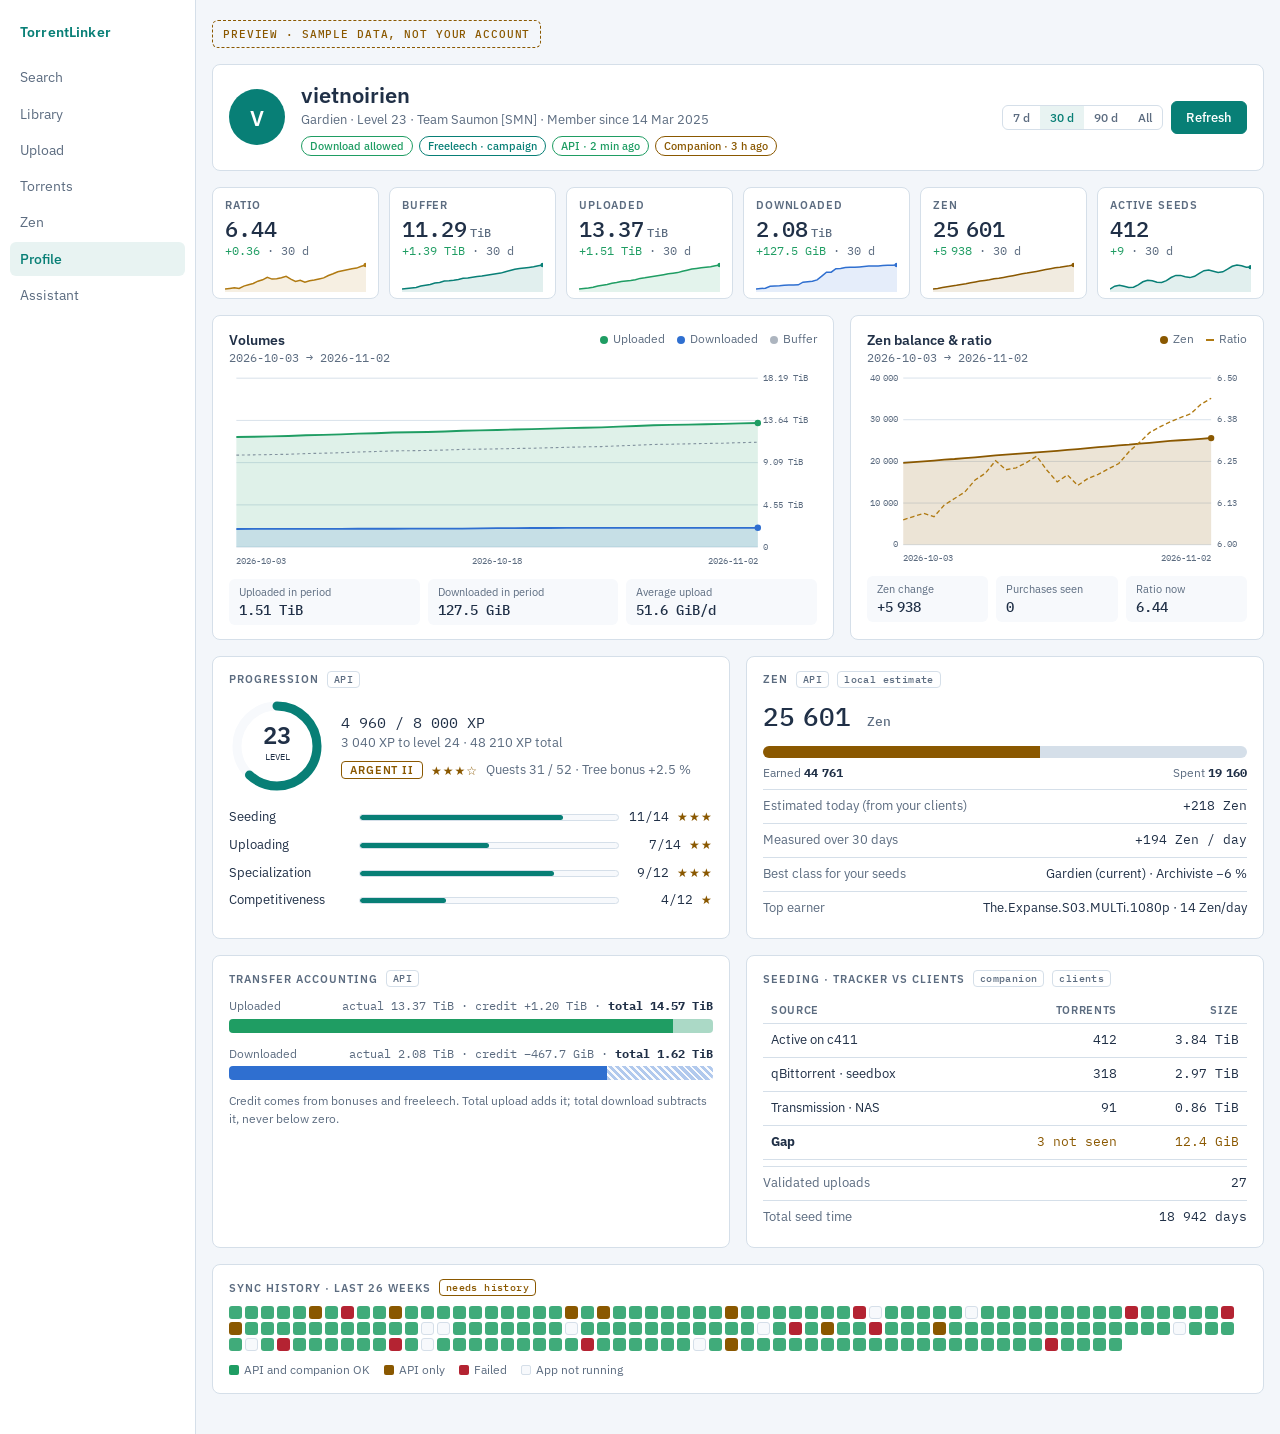
<file: docs/specs/profile-redesign/mockup.html>
<!doctype html>
<html lang="en">
<meta charset="utf-8">
<meta name="viewport" content="width=device-width, initial-scale=1">
<!-- Visual reference for docs/specs/profile-redesign.md. Sample data only. Open directly in a browser. -->
<title>TorrentLinker Profile Revamp</title>
<meta name="claude:viewport-fit-sides" content="cover">
<link rel="preconnect" href="https://fonts.googleapis.com">
<link rel="stylesheet" href="https://fonts.googleapis.com/css2?family=IBM+Plex+Mono:wght@400;500&family=IBM+Plex+Sans:wght@400;500;600&display=swap">
<style>
/* Layout: app shell (nav rail + workspace). Workspace = identity band, KPI strip, evolution charts, then a 2-col grid of detail panels. Tokens mirror gui/theme.py. */
:root {
  --bg: #f3f6fa; --surface: #ffffff; --raised: #f7f9fc; --line: #d5dfe9;
  --fg: #203047; --muted: #5c6c80;
  --accent: #087f76; --accent-soft: #e8f3f2; --brand: #087f76;
  --up: #1f9d63; --down: #2f6fd0; --zen: #8a5800; --ratio: #b07a12;
  --ok: #1f9d63; --warn: #8a5800; --err: #b42332;
  --sans: "IBM Plex Sans", "Segoe UI", system-ui, sans-serif;
  --mono: "IBM Plex Mono", ui-monospace, "Cascadia Mono", monospace;
}
@media (prefers-color-scheme: dark) { :root:not([data-theme="light"]) {
  --bg: #151b23; --surface: #1d2530; --raised: #222d39; --line: #354454;
  --fg: #e7eef6; --muted: #a6b4c4;
  --accent: #087f76; --accent-soft: #273c48; --brand: #68cec5;
  --up: #4ad394; --down: #6fa8ff; --zen: #edbf73; --ratio: #e7c35a;
  --ok: #4ad394; --warn: #edbf73; --err: #ff9c9c; color-scheme: dark;
}}
:root[data-theme="dark"] {
  --bg: #151b23; --surface: #1d2530; --raised: #222d39; --line: #354454;
  --fg: #e7eef6; --muted: #a6b4c4;
  --accent: #087f76; --accent-soft: #273c48; --brand: #68cec5;
  --up: #4ad394; --down: #6fa8ff; --zen: #edbf73; --ratio: #e7c35a;
  --ok: #4ad394; --warn: #edbf73; --err: #ff9c9c; color-scheme: dark;
}
* { box-sizing: border-box; }
html, body { margin: 0; }
body { background: var(--bg); color: var(--fg); font: 14px/1.45 var(--sans); }
.shell { display: grid; grid-template-columns: 196px 1fr; min-height: 100%; }
nav.rail { background: var(--surface); border-right: 1px solid var(--line); padding: 18px 10px; display: flex; flex-direction: column; gap: 2px; }
.logo { font-weight: 600; color: var(--brand); padding: 4px 10px 16px; letter-spacing: .01em; }
.rail a { color: var(--muted); text-decoration: none; padding: 7px 10px; border-radius: 6px; }
.rail a.on { background: var(--accent-soft); color: var(--brand); font-weight: 500; }
main { padding-block: 20px 40px; padding-left: max(16px, env(safe-area-inset-left, 0px)); padding-right: max(16px, env(safe-area-inset-right, 0px)); display: flex; flex-direction: column; gap: 16px; min-width: 0; max-width: 1280px; }
.demo { font: 500 11px var(--mono); letter-spacing: .08em; text-transform: uppercase; color: var(--warn); border: 1px dashed var(--warn); border-radius: 6px; padding: 6px 10px; align-self: flex-start; }
.panel { background: var(--surface); border: 1px solid var(--line); border-radius: 8px; padding: 14px 16px; min-width: 0; }
.eyebrow { font: 600 11px var(--sans); letter-spacing: .09em; text-transform: uppercase; color: var(--muted); margin: 0 0 10px; display: flex; align-items: center; gap: 8px; flex-wrap: wrap; }
.src { font: 500 10px var(--mono); letter-spacing: .04em; text-transform: none; padding: 1px 6px; border-radius: 4px; border: 1px solid var(--line); color: var(--muted); }
.src.new { border-color: var(--warn); color: var(--warn); }
.num { font-family: var(--mono); font-variant-numeric: tabular-nums; }

/* identity */
.identity { display: flex; gap: 16px; align-items: center; flex-wrap: wrap; }
.avatar { width: 56px; height: 56px; border-radius: 50%; background: var(--accent); color: #fff; display: grid; place-items: center; font: 600 22px var(--sans); flex: none; }
.who { flex: 1 1 260px; min-width: 0; }
.who h1 { margin: 0; font-size: 22px; font-weight: 600; text-wrap: balance; }
.who .meta { color: var(--muted); font-size: 13px; }
.pills { display: flex; gap: 6px; flex-wrap: wrap; margin-top: 6px; }
.pill { font: 500 11px var(--sans); padding: 2px 8px; border-radius: 999px; border: 1px solid currentColor; }
.pill.ok { color: var(--ok); } .pill.warn { color: var(--warn); } .pill.info { color: var(--brand); }
.actions { display: flex; gap: 8px; align-items: center; }
button { font: 500 13px var(--sans); border-radius: 6px; padding: 7px 14px; border: 1px solid var(--line); background: var(--raised); color: var(--fg); cursor: pointer; }
button.primary { background: var(--accent); border-color: var(--accent); color: #fff; }
button:focus-visible { outline: 2px solid var(--brand); outline-offset: 2px; }
.seg { display: inline-flex; border: 1px solid var(--line); border-radius: 6px; overflow: hidden; }
.seg button { border: 0; border-radius: 0; padding: 4px 10px; background: transparent; color: var(--muted); font-size: 12px; }
.seg button[aria-pressed="true"] { background: var(--accent-soft); color: var(--brand); }

/* kpis */
.kpis { display: grid; grid-template-columns: repeat(6, minmax(0, 1fr)); gap: 10px; }
.kpi { background: var(--surface); border: 1px solid var(--line); border-radius: 8px; padding: 10px 12px 6px; min-width: 0; }
.kpi .k { font: 600 10.5px var(--sans); letter-spacing: .08em; text-transform: uppercase; color: var(--muted); }
.kpi .v { font: 500 22px var(--mono); font-variant-numeric: tabular-nums; margin-top: 2px; white-space: nowrap; }
.kpi .v small { font-size: 12px; color: var(--muted); margin-left: 3px; }
.kpi .d { font: 12px var(--mono); color: var(--muted); }
.kpi .d .pos { color: var(--ok); }
.kpi svg { display: block; width: 100%; height: 30px; margin-top: 4px; }

/* charts */
.charts { display: grid; grid-template-columns: 3fr 2fr; gap: 16px; }
.chart-head { display: flex; justify-content: space-between; align-items: flex-start; gap: 8px; flex-wrap: wrap; margin-bottom: 4px; }
.chart-head h3 { margin: 0; font-size: 14px; font-weight: 600; }
.chart-head .range { color: var(--muted); font: 12px var(--mono); }
.legend { display: flex; gap: 12px; font-size: 12px; color: var(--muted); }
.legend i { display: inline-block; width: 8px; height: 8px; border-radius: 50%; margin-right: 5px; vertical-align: middle; }
svg.chart { width: 100%; height: auto; display: block; }
.chart text { fill: var(--muted); font: 10px var(--mono); }
.foot { display: grid; grid-template-columns: repeat(auto-fit, minmax(110px, 1fr)); gap: 8px; margin-top: 8px; }
.foot div { background: var(--raised); border-radius: 6px; padding: 6px 10px; font-size: 11px; color: var(--muted); }
.foot b { display: block; color: var(--fg); font: 500 14px var(--mono); }

.grid2 { display: grid; grid-template-columns: 1fr 1fr; gap: 16px; }
/* progression */
.level { display: flex; gap: 16px; align-items: center; }
.ring { flex: none; }
.ring text { fill: var(--fg); }
.voies { display: grid; gap: 9px; margin-top: 14px; }
.voie { display: grid; grid-template-columns: 120px 1fr 84px; gap: 10px; align-items: center; font-size: 13px; }
.bar { height: 7px; background: var(--raised); border-radius: 4px; overflow: hidden; border: 1px solid var(--line); }
.bar span { display: block; height: 100%; background: var(--brand); border-radius: 4px; }
.stars { color: var(--zen); letter-spacing: 1px; font-size: 12px; }
.grade { font: 600 11px var(--sans); text-transform: uppercase; letter-spacing: .08em; color: var(--zen); border: 1px solid var(--zen); padding: 1px 8px; border-radius: 4px; }

/* zen */
.zen-split { display: flex; height: 12px; border-radius: 6px; overflow: hidden; margin: 10px 0 6px; }
.zen-split span:first-child { background: var(--zen); } .zen-split span:last-child { background: var(--line); }
.rows { display: grid; gap: 0; margin-top: 8px; }
.row { display: flex; justify-content: space-between; gap: 12px; padding: 7px 0; border-top: 1px solid var(--line); font-size: 13px; }
.row span:first-child { color: var(--muted); }

/* transfer accounting */
.acct { display: grid; gap: 12px; }
.acct .lbl { display: flex; flex-wrap: wrap; gap: 2px 12px; justify-content: space-between; font-size: 12px; color: var(--muted); margin-bottom: 4px; }
.stack { display: flex; height: 14px; border-radius: 4px; overflow: hidden; background: var(--raised); }

/* calendar */
.cal { display: grid; grid-template-columns: repeat(auto-fill, 13px); gap: 3px; }
.cal i { width: 13px; height: 13px; border-radius: 3px; background: var(--raised); border: 1px solid var(--line); }
.cal i.ok { background: var(--ok); border-color: transparent; opacity: .85; }
.cal i.part { background: var(--warn); border-color: transparent; }
.cal i.ko { background: var(--err); border-color: transparent; }
.calkey { display: flex; gap: 14px; font-size: 12px; color: var(--muted); margin-top: 10px; flex-wrap: wrap; }
.calkey i { display: inline-block; width: 10px; height: 10px; border-radius: 2px; margin-right: 5px; vertical-align: -1px; }

/* compare */
table { width: 100%; border-collapse: collapse; font-size: 13px; }
th { text-align: left; font: 600 11px var(--sans); text-transform: uppercase; letter-spacing: .06em; color: var(--muted); padding: 6px 8px; border-bottom: 1px solid var(--line); }
td { padding: 7px 8px; border-bottom: 1px solid var(--line); }
td.r, th.r { text-align: right; }
.delta-warn { color: var(--warn); } .delta-ok { color: var(--ok); }
.tablewrap { overflow-x: auto; }

@media (max-width: 1100px) { .kpis { grid-template-columns: repeat(3, minmax(0, 1fr)); } .charts, .grid2 { grid-template-columns: 1fr; } }
@media (max-width: 720px) { .shell { grid-template-columns: 1fr; } nav.rail { display: none; } .kpis { grid-template-columns: repeat(2, minmax(0, 1fr)); } .voie { grid-template-columns: 96px 1fr 56px; } }
@media (prefers-reduced-motion: reduce) { * { transition: none !important; } }
</style>

<div class="shell">
  <nav class="rail" aria-label="Workspaces">
    <div class="logo">TorrentLinker</div>
    <a href="#">Search</a><a href="#">Library</a><a href="#">Upload</a><a href="#">Torrents</a><a href="#">Zen</a>
    <a href="#" class="on">Profile</a><a href="#">Assistant</a>
  </nav>

  <main>
    <div class="demo">Preview · sample data, not your account</div>

    <section class="panel identity" aria-label="Account">
      <div class="avatar">V</div>
      <div class="who">
        <h1>vietnoirien</h1>
        <div class="meta">Gardien · Level 23 · Team Saumon [SMN] · Member since 14 Mar 2025</div>
        <div class="pills">
          <span class="pill ok">Download allowed</span>
          <span class="pill info">Freeleech · campaign</span>
          <span class="pill ok">API · 2 min ago</span>
          <span class="pill warn">Companion · 3 h ago</span>
        </div>
      </div>
      <div class="actions">
        <div class="seg" role="group" aria-label="Period">
          <button type="button" data-days="7">7 d</button>
          <button type="button" data-days="30" aria-pressed="true">30 d</button>
          <button type="button" data-days="90">90 d</button>
          <button type="button" data-days="0">All</button>
        </div>
        <button class="primary" type="button">Refresh</button>
      </div>
    </section>

    <section class="kpis" id="kpis" aria-label="Key figures"></section>

    <section class="charts">
      <div class="panel">
        <div class="chart-head">
          <div><h3>Volumes</h3><div class="range" id="vrange"></div></div>
          <div class="legend"><span><i style="background:var(--up)"></i>Uploaded</span><span><i style="background:var(--down)"></i>Downloaded</span><span><i style="background:var(--muted);opacity:.5"></i>Buffer</span></div>
        </div>
        <svg class="chart" id="vol" viewBox="0 0 640 220" role="img" aria-label="Upload and download totals over time"></svg>
        <div class="foot" id="volfoot"></div>
      </div>
      <div class="panel">
        <div class="chart-head">
          <div><h3>Zen balance &amp; ratio</h3><div class="range" id="zrange"></div></div>
          <div class="legend"><span><i style="background:var(--zen)"></i>Zen</span><span><i style="background:var(--ratio);border-radius:0;height:2px"></i>Ratio</span></div>
        </div>
        <svg class="chart" id="zen" viewBox="0 0 420 220" role="img" aria-label="Zen balance and ratio over time"></svg>
        <div class="foot" id="zenfoot"></div>
      </div>
    </section>

    <section class="grid2">
      <div class="panel">
        <p class="eyebrow">Progression <span class="src">API</span></p>
        <div class="level">
          <svg class="ring" width="96" height="96" viewBox="0 0 96 96" aria-label="Level progress 62%">
            <circle cx="48" cy="48" r="40" fill="none" stroke="var(--raised)" stroke-width="9"/>
            <circle cx="48" cy="48" r="40" fill="none" stroke="var(--brand)" stroke-width="9" stroke-linecap="round" stroke-dasharray="155.8 251.3" transform="rotate(-90 48 48)"/>
            <text x="48" y="46" text-anchor="middle" font-size="24" font-weight="600" font-family="IBM Plex Sans, sans-serif">23</text>
            <text x="48" y="62" text-anchor="middle" font-size="9" font-family="IBM Plex Mono, monospace" fill="var(--muted)">LEVEL</text>
          </svg>
          <div>
            <div class="num" style="font-size:15px">4 960 / 8 000 XP</div>
            <div style="color:var(--muted);font-size:13px">3 040 XP to level 24 · 48 210 XP total</div>
            <div style="margin-top:8px;display:flex;gap:8px;align-items:center;flex-wrap:wrap"><span class="grade">Argent II</span><span class="stars">★★★☆</span><span style="color:var(--muted);font-size:13px">Quests 31 / 52 · Tree bonus +2.5 %</span></div>
          </div>
        </div>
        <div class="voies" id="voies"></div>
      </div>

      <div class="panel">
        <p class="eyebrow">Zen <span class="src">API</span> <span class="src">local estimate</span></p>
        <div class="num" id="zenbal" style="font-size:26px;font-weight:500">12 480 <small style="font-size:13px;color:var(--muted)">Zen</small></div>
        <div class="zen-split" id="zensplit" aria-hidden="true"></div>
        <div style="display:flex;justify-content:space-between;font-size:12px;color:var(--muted)"><span>Earned <b class="num" id="zenearned" style="color:var(--fg)"></b></span><span>Spent <b class="num" id="zenspent" style="color:var(--fg)"></b></span></div>
        <div class="rows">
          <div class="row"><span>Estimated today (from your clients)</span><span class="num">+218 Zen</span></div>
          <div class="row"><span>Measured over 30 days</span><span class="num">+194 Zen / day</span></div>
          <div class="row"><span>Best class for your seeds</span><span>Gardien (current) · Archiviste −6 %</span></div>
          <div class="row"><span>Top earner</span><span>The.Expanse.S03.MULTi.1080p · 14 Zen/day</span></div>
        </div>
      </div>

      <div class="panel">
        <p class="eyebrow">Transfer accounting <span class="src">API</span></p>
        <div class="acct" id="acct"></div>
        <p style="color:var(--muted);font-size:12px;margin:12px 0 0">Credit comes from bonuses and freeleech. Total upload adds it; total download subtracts it, never below zero.</p>
      </div>

      <div class="panel">
        <p class="eyebrow">Seeding · tracker vs clients <span class="src">companion</span> <span class="src">clients</span></p>
        <div class="tablewrap"><table>
          <thead><tr><th>Source</th><th class="r">Torrents</th><th class="r">Size</th></tr></thead>
          <tbody>
            <tr><td>Active on c411</td><td class="r num">412</td><td class="r num">3.84 TiB</td></tr>
            <tr><td>qBittorrent · seedbox</td><td class="r num">318</td><td class="r num">2.97 TiB</td></tr>
            <tr><td>Transmission · NAS</td><td class="r num">91</td><td class="r num">0.86 TiB</td></tr>
            <tr><td><b>Gap</b></td><td class="r num delta-warn">3 not seen</td><td class="r num delta-warn">12.4 GiB</td></tr>
          </tbody>
        </table></div>
        <div class="rows" style="margin-top:6px">
          <div class="row"><span>Validated uploads</span><span class="num">27</span></div>
          <div class="row"><span>Total seed time</span><span class="num">18 942 days</span></div>
        </div>
      </div>

      <div class="panel" style="grid-column:1/-1">
        <p class="eyebrow">Sync history · last 26 weeks <span class="src new">needs history</span></p>
        <div class="cal" id="cal" aria-label="Daily profile sync results"></div>
        <div class="calkey"><span><i style="background:var(--ok)"></i>API and companion OK</span><span><i style="background:var(--warn)"></i>API only</span><span><i style="background:var(--err)"></i>Failed</span><span><i style="background:var(--raised);border:1px solid var(--line)"></i>App not running</span></div>
      </div>
    </section>
  </main>
</div>

<script>
const GiB = 1024 ** 3, TiB = 1024 ** 4;
function rng(seed) { return () => (seed = (seed * 16807) % 2147483647) / 2147483647; }
const r = rng(411);
const DAYS = 180, today = new Date(2026, 10, 2);
const hist = [];
let up = 5.1 * TiB, dl = 1.32 * TiB, zen = 6900;
for (let i = DAYS; i >= 0; i--) {
  const d = new Date(today); d.setDate(d.getDate() - i);
  up += (18 + r() * 34) * GiB * (1 + (DAYS - i) / 260);
  dl += (r() < .35 ? r() * 22 : r() * 3) * GiB;
  zen += 150 + r() * 90 - (r() < .06 ? 1200 + r() * 1500 : 0);
  hist.push({ d, up, dl, zen });
}
const fmt = (b) => b >= TiB ? [(b / TiB).toFixed(2), "TiB"] : [(b / GiB).toFixed(1), "GiB"];
const fmtS = (b) => fmt(b).join(" ");
const nf = (n) => Math.round(n).toLocaleString("fr-FR");
const iso = (d) => d.toISOString().slice(0, 10);

function path(pts) { return pts.map((p, i) => (i ? "L" : "M") + p[0].toFixed(1) + " " + p[1].toFixed(1)).join(" "); }
function niceMax(v) { const p = 10 ** Math.floor(Math.log10(v)); return Math.ceil(v / p / 2) * 2 * p; }

function spark(vals, color) {
  const lo = Math.min(...vals), hi = Math.max(...vals), w = 120, h = 30;
  const pts = vals.map((v, i) => [i / (vals.length - 1) * w, h - 3 - (v - lo) / ((hi - lo) || 1) * (h - 6)]);
  const last = pts[pts.length - 1];
  return `<svg viewBox="0 0 ${w} ${h}" preserveAspectRatio="none" aria-hidden="true"><path d="${path(pts)} L${w} ${h} L0 ${h} Z" fill="${color}" opacity=".12"/><path d="${path(pts)}" fill="none" stroke="${color}" stroke-width="1.5" vector-effect="non-scaling-stroke"/><circle cx="${last[0]}" cy="${last[1]}" r="2.2" fill="${color}"/></svg>`;
}

function render(days) {
  const sl = days ? hist.slice(-days - 1) : hist;
  const a = sl[0], z = sl[sl.length - 1];
  const kp = [
    ["Ratio", (z.up / z.dl).toFixed(2), "", `${(z.up / z.dl - a.up / a.dl >= 0 ? "+" : "")}${(z.up / z.dl - a.up / a.dl).toFixed(2)}`, sl.map(h => h.up / h.dl), "var(--ratio)"],
    ["Buffer", ...fmt(z.up - z.dl), "+" + fmtS((z.up - z.dl) - (a.up - a.dl)), sl.map(h => h.up - h.dl), "var(--brand)"],
    ["Uploaded", ...fmt(z.up), "+" + fmtS(z.up - a.up), sl.map(h => h.up), "var(--up)"],
    ["Downloaded", ...fmt(z.dl), "+" + fmtS(z.dl - a.dl), sl.map(h => h.dl), "var(--down)"],
    ["Zen", nf(z.zen), "", (z.zen - a.zen >= 0 ? "+" : "") + nf(z.zen - a.zen), sl.map(h => h.zen), "var(--zen)"],
    ["Active seeds", "412", "", "+9", sl.map((_, i) => 380 + i * 32 / sl.length + Math.sin(i) * 3), "var(--brand)"],
  ];
  document.getElementById("kpis").innerHTML = kp.map(([k, v, u, d, s, c]) =>
    `<div class="kpi"><div class="k">${k}</div><div class="v">${v}<small>${u}</small></div><div class="d"><span class="pos">${d}</span> · ${days ? days + " d" : "all"}</div>${spark(s, c)}</div>`).join("");

  const range = `${iso(a.d)} → ${iso(z.d)}`;
  document.getElementById("vrange").textContent = range;
  document.getElementById("zrange").textContent = range;

  // volumes chart
  const W = 640, H = 220, L = 8, R = 64, T = 10, B = 26, pw = W - L - R, ph = H - T - B;
  const max = niceMax(z.up), x = (i) => L + i / (sl.length - 1) * pw, y = (v) => T + ph - v / max * ph;
  let g = "";
  for (let k = 0; k <= 4; k++) { const v = max * k / 4, yy = y(v); g += `<line x1="${L}" x2="${L + pw}" y1="${yy}" y2="${yy}" stroke="var(--line)" stroke-width="1"/><text x="${W - R + 6}" y="${yy + 3}">${k ? fmtS(v) : "0"}</text>`; }
  [0, Math.floor((sl.length - 1) / 2), sl.length - 1].forEach((i, j) => g += `<text x="${x(i)}" y="${H - 8}" text-anchor="${["start", "middle", "end"][j]}">${iso(sl[i].d)}</text>`);
  const pu = sl.map((h, i) => [x(i), y(h.up)]), pd = sl.map((h, i) => [x(i), y(h.dl)]), pb = sl.map((h, i) => [x(i), y(h.up - h.dl)]);
  g += `<path d="${path(pu)} L${x(sl.length - 1)} ${y(0)} L${L} ${y(0)} Z" fill="var(--up)" opacity=".14"/>`;
  g += `<path d="${path(pb)}" fill="none" stroke="var(--muted)" stroke-dasharray="3 3" stroke-width="1.2" opacity=".7"/>`;
  g += `<path d="${path(pu)}" fill="none" stroke="var(--up)" stroke-width="2"/>`;
  g += `<path d="${path(pd)} L${x(sl.length - 1)} ${y(0)} L${L} ${y(0)} Z" fill="var(--down)" opacity=".14"/><path d="${path(pd)}" fill="none" stroke="var(--down)" stroke-width="2"/>`;
  g += `<circle cx="${pu.at(-1)[0]}" cy="${pu.at(-1)[1]}" r="3.5" fill="var(--up)"/><circle cx="${pd.at(-1)[0]}" cy="${pd.at(-1)[1]}" r="3.5" fill="var(--down)"/>`;
  document.getElementById("vol").innerHTML = g;
  document.getElementById("volfoot").innerHTML = `<div>Uploaded in period<b>${fmtS(z.up - a.up)}</b></div><div>Downloaded in period<b>${fmtS(z.dl - a.dl)}</b></div><div>Average upload<b>${fmtS((z.up - a.up) / (sl.length - 1))}/d</b></div>`;

  // zen bars (daily delta) + ratio line
  const ZW = 420, ZR = 40, ZL = 40, zpw = ZW - ZL - ZR;
  const zmax = niceMax(Math.max(...sl.map(h => h.zen))), zx = (i) => ZL + i / (sl.length - 1) * zpw, zy = (v) => T + ph - v / zmax * ph;
  const rat = sl.map(h => h.up / h.dl), rlo = Math.floor(Math.min(...rat) * 2) / 2, rhi = Math.ceil(Math.max(...rat) * 2) / 2, ry = (v) => T + ph - (v - rlo) / (rhi - rlo) * ph;
  let zg = "";
  for (let k = 0; k <= 4; k++) { const yy = T + ph * (1 - k / 4); zg += `<line x1="${ZL}" x2="${ZL + zpw}" y1="${yy}" y2="${yy}" stroke="var(--line)"/><text x="${ZL - 6}" y="${yy + 3}" text-anchor="end">${nf(zmax * k / 4)}</text><text x="${ZW - ZR + 6}" y="${yy + 3}">${(rlo + (rhi - rlo) * k / 4).toFixed(2)}</text>`; }
  [0, sl.length - 1].forEach((i, j) => zg += `<text x="${zx(i)}" y="${H - 8}" text-anchor="${j ? "end" : "start"}">${iso(sl[i].d)}</text>`);
  const pz = sl.map((h, i) => [zx(i), zy(h.zen)]), pr = rat.map((v, i) => [zx(i), ry(v)]);
  zg += `<path d="${path(pz)} L${zx(sl.length - 1)} ${zy(0)} L${ZL} ${zy(0)} Z" fill="var(--zen)" opacity=".16"/><path d="${path(pz)}" fill="none" stroke="var(--zen)" stroke-width="2"/>`;
  zg += `<path d="${path(pr)}" fill="none" stroke="var(--ratio)" stroke-width="1.5" stroke-dasharray="5 3"/>`;
  zg += `<circle cx="${pz.at(-1)[0]}" cy="${pz.at(-1)[1]}" r="3.5" fill="var(--zen)"/>`;
  document.getElementById("zen").innerHTML = zg;
  const spends = sl.slice(1).filter((h, i) => h.zen < sl[i].zen).length;
  document.getElementById("zenfoot").innerHTML = `<div>Zen change<b>${(z.zen - a.zen >= 0 ? "+" : "") + nf(z.zen - a.zen)}</b></div><div>Purchases seen<b>${spends}</b></div><div>Ratio now<b>${(z.up / z.dl).toFixed(2)}</b></div>`;
}

document.getElementById("voies").innerHTML = [["Seeding", 11, 14, 3], ["Uploading", 7, 14, 2], ["Specialization", 9, 12, 3], ["Competitiveness", 4, 12, 1]]
  .map(([n, d, t, s]) => `<div class="voie"><span>${n}</span><div class="bar"><span style="width:${d / t * 100}%"></span></div><span class="num" style="text-align:right">${d}/${t} <span class="stars">${"★".repeat(s)}</span></span></div>`).join("");

const last = hist.at(-1);
// Tiles and charts show actual traffic; this panel adds c411 credit on top.
const acct = [["Uploaded", last.up, last.up * .09, "var(--up)"], ["Downloaded", last.dl, -last.dl * .22, "var(--down)"]];
const spent = 19160, earned = Math.round(last.zen) + spent;
document.getElementById("zenbal").firstChild.textContent = nf(last.zen) + " ";
document.getElementById("zenearned").textContent = nf(earned);
document.getElementById("zenspent").textContent = nf(spent);
document.getElementById("zensplit").innerHTML = `<span style="flex:${last.zen}"></span><span style="flex:${spent}"></span>`;
document.getElementById("acct").innerHTML = acct.map(([n, act, cr, c]) => {
  const tot = Math.max(0, act + cr), base = Math.max(act, tot);
  const crw = Math.abs(cr) / base * 100;
  return `<div><div class="lbl"><span>${n}</span><span class="num">actual ${fmtS(act)} · credit ${cr >= 0 ? "+" : "−"}${fmtS(Math.abs(cr))} · <b style="color:var(--fg)">total ${fmtS(tot)}</b></span></div>
  <div class="stack"><span style="width:${(cr >= 0 ? act : tot) / base * 100}%;background:${c}"></span><span style="width:${crw}%;background:${c};opacity:.35;${cr < 0 ? "background-image:repeating-linear-gradient(45deg,transparent 0 3px,var(--surface) 3px 5px)" : ""}"></span></div></div>`;
}).join("");

let cal = "";
for (let i = 181; i >= 0; i--) { const v = r(); cal += `<i class="${v < .05 ? "ko" : v < .14 ? "part" : v < .2 ? "" : "ok"}" title="${iso(new Date(today - i * 864e5))}"></i>`; }
document.getElementById("cal").innerHTML = cal;

document.querySelectorAll(".seg button").forEach(b => b.addEventListener("click", () => {
  document.querySelectorAll(".seg button").forEach(o => o.setAttribute("aria-pressed", o === b));
  render(+b.dataset.days);
}));
render(30);
</script>
</file>
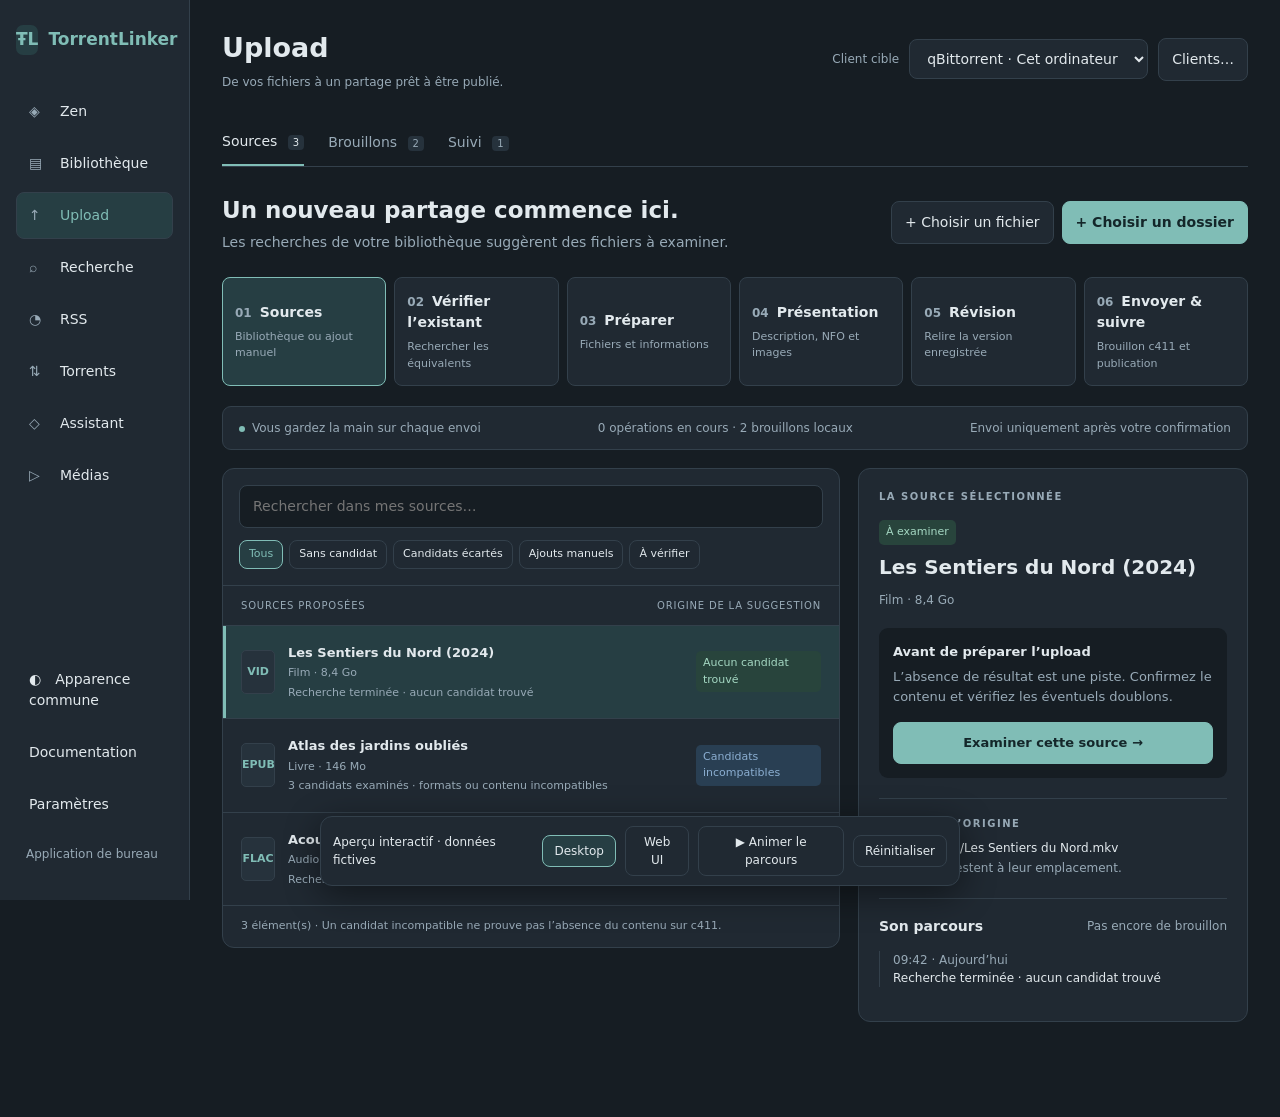
<file: docs/specs/upload-guided/upload-prototype.html>
<!doctype html><html lang="fr"><head><meta charset="utf-8"><meta name="viewport" content="width=device-width,initial-scale=1"><title>TorrentLinker · Upload guidé · Aperçu</title><style>
:root{color-scheme:dark;--bg:#161d23;--panel:#202932;--raised:#26323c;--line:#33404b;--text:#e2e9ed;--muted:#98aab7;--accent:#80bdb6;--tint:#263e43;--amber:#dfbe79;--blue:#8baed1;font:14px/1.5 system-ui,sans-serif}*{box-sizing:border-box}body{margin:0;background:var(--bg);color:var(--text)}button,input,select,textarea{font:inherit;color:inherit;background:var(--panel);border:1px solid var(--line);border-radius:8px;padding:10px 13px}button{cursor:pointer}button:hover{background:var(--tint);border-color:var(--accent)}button:focus-visible,input:focus-visible,textarea:focus-visible,select:focus-visible{outline:2px solid var(--accent);outline-offset:2px}button:disabled{opacity:.4;cursor:default}.primary{background:var(--accent);color:#14272a;font-weight:650;border-color:var(--accent)}h1,h2,h3,p{margin:0}h1{font-size:27px}h2{font-size:23px}h3{font-size:16px}small,.muted{color:var(--muted)}small{font-size:12px}.row{display:flex;align-items:center;gap:10px;flex-wrap:wrap}.between{justify-content:space-between}.shell{display:grid;grid-template-columns:190px minmax(0,1fr);min-height:100vh}.sidebar{background:var(--panel);border-right:1px solid var(--line);padding:25px 16px;position:sticky;top:0;height:100vh;display:flex;flex-direction:column;gap:5px}.brand{font-size:17px;font-weight:700;color:var(--accent);margin-bottom:28px;display:flex;align-items:center;gap:10px}.logo{display:grid;place-items:center;width:28px;height:30px;background:var(--tint);border-radius:7px}.sidebar button{display:flex;gap:12px;text-align:left;border-color:transparent;padding:12px;background:transparent}.sidebar button.on{background:var(--tint);color:var(--accent);border-color:var(--line)}.sidebar .icon{width:19px;color:var(--muted)}.sidebar .bottom{margin-top:auto}.sidebar small{padding:12px 10px}main{padding:28px 32px 95px;min-width:0;max-width:1900px}.top{margin-bottom:28px}.top small{display:block;margin-top:4px}.client{display:flex;gap:10px;align-items:center}.client label{font-size:12px;color:var(--muted)}.tabs{display:flex;gap:24px;border-bottom:1px solid var(--line);margin-bottom:26px}.tabs button{border:0;background:none;border-radius:0;padding:12px 0;color:var(--muted)}.tabs button.on{border-bottom:2px solid var(--accent);color:var(--text)}.count{font-size:10px;background:var(--raised);border-radius:4px;padding:2px 5px;margin-left:6px}.intro{margin-bottom:22px}.intro p{margin-top:5px}.actions{display:flex;gap:8px;flex-wrap:wrap}.steps{display:grid;grid-template-columns:repeat(6,minmax(0,1fr));gap:8px;margin:24px 0 20px}.step{text-align:left;padding:13px 12px;position:relative;min-height:87px}.step .num{font-size:12px;color:var(--muted);margin-right:8px}.step b{display:block;margin-bottom:6px}.step small{display:block;font-size:11px}.step.on{border-color:var(--accent);background:var(--tint)}.step.done .num{color:var(--accent)}.running{display:flex;justify-content:space-between;gap:12px;flex-wrap:wrap;padding:12px 16px;background:var(--panel);border:1px solid var(--line);border-radius:9px;margin-bottom:18px;font-size:12px;color:var(--muted)}.dot{display:inline-block;width:6px;height:6px;border-radius:50%;background:var(--accent);margin-right:7px}.pulse{animation:pulse 1.4s infinite}@keyframes pulse{50%{opacity:.25}}.workspace{display:grid;grid-template-columns:minmax(0,1fr) 390px;gap:18px;align-items:start}.panel{background:var(--panel);border:1px solid var(--line);border-radius:12px;overflow:hidden}.tools{padding:16px;border-bottom:1px solid var(--line)}.search{width:100%;background:var(--bg);margin-bottom:12px}.chips{display:flex;gap:6px;flex-wrap:wrap}.chip{padding:5px 9px;font-size:11px;background:transparent}.chip.on{background:var(--tint);border-color:var(--accent);color:var(--accent)}.listhead{display:flex;justify-content:space-between;padding:12px 18px;text-transform:uppercase;font-size:10px;letter-spacing:.8px;color:var(--muted);border-bottom:1px solid var(--line)}.item{display:grid;grid-template-columns:34px minmax(0,1fr) 125px;gap:13px;align-items:center;padding:17px 18px;border-bottom:1px solid var(--line);cursor:pointer;min-height:91px}.item:hover{background:var(--raised)}.item.selected{background:var(--tint);box-shadow:inset 3px 0 var(--accent)}.item strong{font-size:13px;display:block;overflow-wrap:anywhere}.item small{display:block;margin-top:3px;font-size:11px}.cover{height:44px;background:var(--raised);color:var(--accent);border:1px solid var(--line);border-radius:5px;display:grid;place-items:center;font-size:11px;font-weight:700}.badge{display:inline-block;padding:4px 7px;border-radius:5px;background:var(--raised);color:var(--muted);font-size:11px}.badge.ok{background:#28443c;color:#a5d8c3}.badge.warn{background:#493f2c;color:var(--amber)}.badge.blue{background:#293f53;color:var(--blue)}.foot{padding:12px 18px;color:var(--muted);font-size:11px}.inspector{padding:20px;position:sticky;top:20px}.eyebrow{font-size:10px;letter-spacing:1.5px;color:var(--muted);font-weight:650}.detailtitle{margin:16px 0}.detailtitle h2{font-size:20px;overflow-wrap:anywhere;margin:7px 0}.section{border-top:1px solid var(--line);padding-top:17px;margin-top:20px}.callout{background:var(--bg);border-radius:9px;padding:14px;margin:18px 0;font-size:13px}.callout p{margin:6px 0}.callout button{width:100%;margin-top:10px}.progress{height:3px;border-radius:4px;background:var(--line);margin-top:8px;overflow:hidden}.progress i{height:100%;display:block;background:var(--accent);transition:width .7s}.timeline{border-left:1px solid var(--line);padding-left:13px;margin:14px 0}.timeline p{font-size:12px;margin:12px 0}.timeline small{display:block}.editor{padding:23px}.editor h2{margin-bottom:7px}.editor label{display:block;margin:17px 0 6px;font-size:12px;color:var(--muted)}.editor input:not([type=checkbox]),.editor textarea,.editor select{width:100%;background:var(--bg)}.editor textarea{min-height:140px;resize:vertical}.columns{display:grid;grid-template-columns:1fr 1fr;gap:16px}.editor .bottomactions{border-top:1px solid var(--line);margin-top:24px;padding-top:18px;display:flex;justify-content:space-between;gap:10px}.file{padding:12px 0;display:flex;gap:10px;justify-content:space-between;border-bottom:1px solid var(--line)}.check{color:var(--accent)}.track{padding:18px;border-bottom:1px solid var(--line);display:grid;grid-template-columns:minmax(0,1fr) 150px auto;gap:15px;align-items:center}.empty{padding:35px;color:var(--muted);text-align:center}.summary{display:flex;gap:8px}.metric{padding:10px 15px;border:1px solid var(--line);border-radius:9px;min-width:115px}.metric b{display:block;font-size:19px}.metric small{font-size:10px}.switcher{position:fixed;bottom:14px;left:50%;transform:translateX(-50%);display:flex;align-items:center;gap:9px;background:var(--panel);border:1px solid var(--line);padding:9px 12px;border-radius:12px;box-shadow:0 8px 35px #0007;font-size:12px;z-index:20}.switcher button{padding:6px 11px}.switcher .on{background:var(--tint);border-color:var(--accent)}dialog{background:var(--panel);color:var(--text);border:1px solid var(--line);border-radius:13px;padding:24px;width:min(560px,94vw);max-height:88vh;overflow:auto}dialog::backdrop{background:#0009}dialog h2{margin-bottom:8px}dialog p{margin:12px 0}dialog label{display:block;margin:14px 0 5px}dialog input,dialog select{width:100%}.choice{display:block;width:100%;text-align:left;margin:8px 0}.dialogactions{display:flex;justify-content:flex-end;gap:8px;margin-top:22px}.toast{position:fixed;bottom:80px;right:25px;background:var(--tint);border:1px solid var(--accent);border-radius:8px;padding:12px 18px;max-width:380px;z-index:25}.palette{display:grid;grid-template-columns:1fr 1fr;gap:10px}.swatch{display:flex;align-items:center;gap:10px;padding:10px;background:var(--bg);border-radius:8px}.swatch i{width:27px;height:27px;border:1px solid var(--line);border-radius:5px}.mobileclose{display:none}.notice{font-size:12px;color:var(--muted);margin:12px 0}.sr{position:absolute;width:1px;height:1px;overflow:hidden;clip-path:inset(50%)}@media(max-width:1200px){.shell{grid-template-columns:165px minmax(0,1fr)}main{padding:22px 22px 100px}.workspace{grid-template-columns:minmax(0,1fr) 340px}.steps{gap:5px}.step{padding:10px 9px}.summary{display:none}}@media(max-width:1000px){.workspace{grid-template-columns:1fr}.inspector{display:none}.inspector.open{display:block;position:fixed;top:0;right:0;bottom:75px;width:min(390px,100vw);z-index:15;overflow:auto;border-radius:0;box-shadow:-20px 0 70px #0009}.mobileclose{display:block}.steps{grid-template-columns:repeat(3,1fr)}}@media(max-width:650px){.sidebar{display:none}.shell{display:block}main{padding:18px 14px 120px}.top .client{display:none}.intro{align-items:flex-start}.intro h2{font-size:21px}.item{grid-template-columns:28px minmax(0,1fr) 100px;padding:13px 12px;gap:9px}.switcher{width:calc(100% - 16px);flex-wrap:wrap;justify-content:center;bottom:8px}.switcher>span{display:none}.columns{grid-template-columns:1fr}.track{grid-template-columns:1fr}.step small{font-size:10px}.tabs{gap:20px}}@media(prefers-reduced-motion:reduce){*{animation:none!important;transition:none!important}}
</style></head><body>
<!-- Throwaway preview. One approved design family, desktop/Web parity. In-memory simulation only. -->
<div class="shell"><aside class="sidebar"><div class="brand"><span class="logo">ŦL</span>TorrentLinker</div><button data-nav="Zen"><span class="icon">◈</span>Zen</button><button data-nav="Bibliothèque"><span class="icon">▤</span>Bibliothèque</button><button class="on" data-nav="Upload"><span class="icon">↑</span>Upload</button><button data-nav="Recherche"><span class="icon">⌕</span>Recherche</button><button data-nav="RSS"><span class="icon">◔</span>RSS</button><button data-nav="Torrents"><span class="icon">⇅</span>Torrents</button><button data-nav="Assistant"><span class="icon">◇</span>Assistant</button><button data-nav="Médias"><span class="icon">▷</span>Médias</button><div class="bottom"></div><button data-action="palette">◐　Apparence commune</button><button data-nav="Documentation">Documentation</button><button data-action="settings">Paramètres</button><small id="shell-mode">Application de bureau</small></aside>
<main><header class="top row between"><div><h1>Upload</h1><small>De vos fichiers à un partage prêt à être publié.</small></div><div class="client"><label for="client">Client cible</label><select id="client"><option>qBittorrent · Cet ordinateur</option><option>Transmission · NAS</option></select><button data-action="settings">Clients…</button></div></header><nav class="tabs" aria-label="Espaces Upload"><button class="on" data-tab="sources">Sources <span class="count" id="sources-count"></span></button><button data-tab="drafts">Brouillons <span class="count" id="drafts-count"></span></button><button data-tab="tracking">Suivi <span class="count" id="tracking-count"></span></button></nav><div id="content"></div></main></div>
<div class="switcher"><span>Aperçu interactif · données fictives</span><button data-mode="desktop">Desktop</button><button data-mode="web">Web UI</button><button data-action="demo" id="demo-button">▶ Animer le parcours</button><button data-action="reset">Réinitialiser</button></div><dialog id="dialog"><div id="dialog-content"></div></dialog><div id="toast" class="toast" role="status" hidden></div>
<script>
const $=id=>document.getElementById(id),esc=x=>String(x??'').replace(/[&<>"']/g,c=>({'&':'&amp;','<':'&lt;','>':'&gt;','"':'&quot;',"'":'&#39;'}[c]));
const stages=['Sources','Vérifier l’existant','Préparer','Présentation','Révision','Envoyer & suivre'];
let mode=new URL(location).searchParams.get('mode')||'desktop',tab='sources',filter='all',query='',selected=1,step=0,drawer=false,animating=false,items=[],nextId=10;
function reset(){items=[
{id:1,name:'Les Sentiers du Nord (2024)',kind:'Film',size:'8,4 Go',reason:'none',path:'/Médias/Films/Les Sentiers du Nord.mkv',stage:0,draft:false,status:'À examiner',events:['Recherche terminée · aucun candidat trouvé'],description:'',revision:1},
{id:2,name:'Atlas des jardins oubliés',kind:'Livre',size:'146 Mo',reason:'rejected',path:'/Médias/Livres/Atlas des jardins oubliés.epub',stage:0,draft:false,status:'À examiner',events:['3 candidats examinés · formats ou contenu incompatibles'],description:'',revision:1},
{id:3,name:'Acoustic Sessions · Volume II',kind:'Audio',size:'1,2 Go',reason:'unchecked',path:'/Médias/Musique/Acoustic Sessions',stage:0,draft:false,status:'Recherche à terminer',events:['Recherche interrompue · présence sur le site inconnue'],description:'',revision:1},
{id:4,name:'Phare côtier · modèle 3D',kind:'Modèle 3D',size:'384 Mo',reason:'manual',path:'/Créations/Phare côtier',stage:3,draft:true,status:'À compléter',events:['Ajout manuel · dossier','Noms et fichiers préparés','Présentation à compléter'],description:'Modèle de phare côtier. Fichiers STL inclus, avec une version creuse et une version pleine.',revision:2},
{id:5,name:'Carnets de montagne',kind:'Livre',size:'82 Mo',reason:'none',path:'/Médias/Livres/Carnets de montagne.epub',stage:4,draft:true,status:'Prêt à relire',events:['Recherche terminée · aucun équivalent retenu','Métadonnées et présentation enregistrées'],description:'Carnets illustrés de randonnées. Format EPUB, texte en français.',revision:1},
{id:6,name:'Nocturnes · enregistrements live',kind:'Audio',size:'960 Mo',reason:'manual',path:'/Médias/Musique/Nocturnes',stage:5,draft:true,sent:true,status:'Brouillon c411',events:['Révision 3 confirmée','Brouillon transmis à c411 · publication manuelle attendue'],description:'Enregistrements live.',revision:3}];tab='sources';selected=1;step=0;filter='all';query='';animating=false;drawer=false;render()}
const reasons={none:['Aucun candidat trouvé','ok'],rejected:['Candidats incompatibles','blue'],unchecked:['Recherche incomplète','warn'],manual:['Ajout manuel','']};
const current=()=>items.find(i=>i.id===selected);
function visible(){return items.filter(i=>(tab==='sources'?!i.draft:tab==='drafts'?i.draft&&!i.sent:i.sent)&&(!query||i.name.toLowerCase().includes(query.toLowerCase()))&&(filter==='all'||i.reason===filter))}
function toast(s){$('toast').textContent=s;$('toast').hidden=false;setTimeout(()=>$('toast').hidden=true,4200)}
function dialog(html){$('dialog-content').innerHTML=html+`<div class="dialogactions"><button data-action="close">Fermer</button></div>`;if(!$('dialog').open)$('dialog').showModal()}
function event(i,s){i.events.push(s)}
function render(){document.body.dataset.mode=mode;$('shell-mode').textContent=mode==='desktop'?'Application de bureau':'Web UI · serveur personnel';document.querySelectorAll('[data-mode]').forEach(b=>b.classList.toggle('on',b.dataset.mode===mode));document.querySelectorAll('[data-tab]').forEach(b=>b.classList.toggle('on',b.dataset.tab===tab));$('sources-count').textContent=items.filter(i=>!i.draft).length;$('drafts-count').textContent=items.filter(i=>i.draft&&!i.sent).length;$('tracking-count').textContent=items.filter(i=>i.sent).length;$('demo-button').textContent=animating?'Ⅱ Suspendre l’animation':'▶ Animer le parcours';const i=current(),rows=visible();
$('content').innerHTML=`<div class="intro row between"><div><h2>${tab==='sources'?'Un nouveau partage commence ici.':tab==='drafts'?'Chaque brouillon avance à son rythme.':'Gardez le fil de vos partages.'}</h2><p class="muted">${tab==='sources'?'Les recherches de votre bibliothèque suggèrent des fichiers à examiner.':tab==='drafts'?'Préparez, complétez et relisez. Vos autres brouillons continuent d’avancer.':'Retrouvez les envois, les corrections attendues et leur historique.'}</p></div><div class="actions"><button data-action="file">+ Choisir un fichier</button><button class="primary" data-action="folder">+ Choisir un dossier</button></div></div>
<div class="steps" aria-label="Parcours de l’élément sélectionné">${stages.map((name,n)=>`<button class="step ${step===n?'on':''} ${i&&i.stage>n?'done':''}" data-step="${n}"><b><span class="num">${i&&i.stage>n?'✓':String(n+1).padStart(2,'0')}</span>${name}</b><small>${['Bibliothèque ou ajout manuel','Rechercher les équivalents','Fichiers et informations','Description, NFO et images','Relire la version enregistrée','Brouillon c411 et publication'][n]}</small></button>`).join('')}</div>
<div class="running"><span><i class="dot ${animating?'pulse':''}"></i>${animating?'Préparation en cours':'Vous gardez la main sur chaque envoi'}</span><span>${items.filter(i=>i.busy).length} opérations en cours · ${items.filter(i=>i.draft&&!i.sent).length} brouillons locaux</span><span>Envoi uniquement après votre confirmation</span></div>
${tab==='tracking'?tracking():`<div class="workspace">${tab==='drafts'&&step>0?editor(i):list(rows)}${inspector(i)}</div>`}`;
}
function list(rows){return `<section class="panel"><div class="tools"><label class="sr" for="search">Rechercher</label><input class="search" id="search" placeholder="Rechercher dans ${tab==='sources'?'mes sources':'mes brouillons'}…" value="${esc(query)}"><div class="chips">${[['all','Tous'],['none','Sans candidat'],['rejected','Candidats écartés'],['manual','Ajouts manuels'],['unchecked','À vérifier']].map(([k,label])=>`<button class="chip ${filter===k?'on':''}" data-filter="${k}">${label}</button>`).join('')}</div></div><div class="listhead"><span>${tab==='sources'?'Sources proposées':'Brouillons locaux'}</span><span>${tab==='sources'?'Origine de la suggestion':'Étape actuelle'}</span></div>${rows.map(i=>`<div class="item ${i.id===selected?'selected':''}" role="button" tabindex="0" data-item="${i.id}"><div class="cover">${{'Film':'VID','Livre':'EPUB','Audio':'FLAC','Modèle 3D':'STL'}[i.kind]||'FILE'}</div><div><strong>${esc(i.name)}</strong><small>${esc(i.kind)} · ${i.size}</small><small>${esc(i.events[0])}</small>${i.busy?`<div class="progress"><i style="width:${i.progress||15}%"></i></div>`:''}</div><div><span class="badge ${reasons[i.reason][1]}">${i.busy?'Analyse en cours':tab==='sources'?reasons[i.reason][0]:i.status}</span></div></div>`).join('')||'<div class="empty">Aucun élément pour ce filtre.</div>'}<div class="foot">${rows.length} élément(s) · Un candidat incompatible ne prouve pas l’absence du contenu sur c411.</div></section>`}
function inspector(i){if(!i)return '';return `<aside class="panel inspector ${drawer?'open':''}"><button class="mobileclose" data-action="drawer-close">Fermer l’inspecteur</button><div class="eyebrow">${i.draft?'LE BROUILLON SÉLECTIONNÉ':'LA SOURCE SÉLECTIONNÉE'}</div><div class="detailtitle"><span class="badge ${reasons[i.reason][1]}">${i.status}</span><h2>${esc(i.name)}</h2><small>${i.kind} · ${i.size}</small></div><div class="callout"><b>${i.reason==='rejected'?'Pourquoi cette suggestion ?':i.reason==='unchecked'?'Recherche encore nécessaire':'Avant de préparer l’upload'}</b><p class="muted">${i.reason==='rejected'?'Les candidats examinés ne correspondent pas à vos fichiers. Vérifiez les autres éditions ou releases avant de créer le brouillon.':i.reason==='unchecked'?'La recherche a été interrompue. Cet élément n’est pas considéré comme absent du site.':'L’absence de résultat est une piste. Confirmez le contenu et vérifiez les éventuels doublons.'}</p>${!i.draft?'<button class="primary" data-action="prepare">Examiner cette source →</button>':`<button data-action="edit">${i.sent?'Voir le suivi':'Ouvrir le brouillon →'}</button>`}</div><div class="section"><div class="eyebrow">FICHIERS D’ORIGINE</div><p style="overflow-wrap:anywhere;margin-top:8px;font-size:12px">${esc(i.path)}</p><small>Les fichiers restent à leur emplacement.</small></div><div class="section"><div class="row between"><b>Son parcours</b><small>${i.draft?'Révision '+i.revision:'Pas encore de brouillon'}</small></div><div class="timeline">${i.events.slice(-5).map((s,n)=>`<p><small>${String(9+n).padStart(2,'0')}:42 · Aujourd’hui</small>${esc(s)}</p>`).join('')}</div></div></aside>`}
function editor(i){if(!i||!i.draft)return list(visible());let body='';if(step===1)body=`<div class="callout"><b>${i.reason==='unchecked'?'Recherche à reprendre':'Résultats de la bibliothèque disponibles'}</b><p class="muted">Recherche par titre, contenu, format et taille. Écarter une release ne suffit pas à exclure toutes les autres.</p><button data-action="search-site">${i.busy?'Recherche en cours…':'Relancer la recherche simulée'}</button></div><div class="file"><div><strong>${i.reason==='rejected'?'3 candidats écartés':'Aucun équivalent retenu'}</strong><p class="muted">${i.reason==='rejected'?'Deux PDF et une édition abrégée, différents de cet EPUB.':'Les résultats consultés restent disponibles dans l’historique.'}</p></div><span class="badge blue">À confirmer</span></div><label><input type="checkbox" id="confirm-existing" ${i.existing?'checked':''}> J’ai examiné les résultats et retenu cette source.</label>`;
if(step===2)body=`<label for="release-name">Nom de la release</label><input id="release-name" value="${esc(i.name)}"><div class="columns"><div><label for="category">Catégorie</label><select id="category">${['Film','Livre','Audio','Modèle 3D','Autre'].map(k=>`<option ${k===i.kind?'selected':''}>${k}</option>`).join('')}</select></div><div><label for="language">Langue du contenu</label><select id="language"><option>Français</option><option>Multilingue</option><option>Sans objet</option></select></div></div><div class="section"><b>Contenu sélectionné</b><div class="file"><span>☑ ${esc(i.path.split('/').pop())}</span><small>${i.size}</small></div><div class="file"><span class="muted">Fichiers temporaires et cachés</span><small>Exclus</small></div><p class="notice">${i.kind==='Modèle 3D'?'La préparation 3D et les rendus restent disponibles.':'Les informations techniques seront extraites des fichiers.'}</p><button data-action="technical">Voir les informations techniques</button></div>`;
if(step===3)body=`<label for="description">Description du partage</label><textarea id="description" placeholder="Présentez le contenu, la version et les informations utiles…">${esc(i.description)}</textarea><div class="row" style="margin-top:12px"><button data-action="template">Insérer un modèle</button><button data-action="nfo">Voir le NFO</button></div><div class="section"><div class="row between"><b>Illustrations et captures</b><button data-action="artwork">+ Ajouter une image</button></div><div class="callout"><span class="badge ${i.artwork?'ok':''}">${i.artwork?'1 image ajoutée':'Aucune image ajoutée'}</span><p class="muted">Affiche, couverture ou rendu selon la catégorie. Le choix de l’hébergement sera visible ici.</p></div></div>`;
if(step===4)body=`<div class="callout"><b>${i.description?'Votre brouillon est prêt à être relu.':'Complétez la présentation avant de poursuivre.'}</b><p class="muted">Cette révision regroupe les fichiers, les informations et la description ci-dessous.</p></div><div class="file"><span>Fichiers et catégorie</span><span class="check">✓ Vérifiés</span></div><div class="file"><span>Description</span><span class="${i.description?'check':'muted'}">${i.description?'✓ Renseignée':'À compléter'}</span></div><div class="file"><span>Version enregistrée</span><b>Révision ${i.revision}</b></div><div class="section"><h3>${esc(i.name)}</h3><p style="margin-top:12px">${esc(i.description)||'La description apparaîtra ici.'}</p><label><input type="checkbox" id="reviewed" ${i.reviewed?'checked':''} ${i.description?'':'disabled'}> J’ai relu cette version et son contenu.</label><p class="notice">Toute modification annule cette validation et demande une nouvelle relecture.</p></div>`;
if(step===5)body=`<div class="callout"><b>${i.sent?'Brouillon c411 créé':'Prêt pour l’envoi du brouillon ?'}</b><p class="muted">${i.sent?'Retrouvez la fiche distante dans Suivi. La publication finale se fait sur c411.':'Le brouillon local est conservé. La création du brouillon c411 demande une confirmation explicite.'}</p></div><div class="file"><span>Source</span><b>${esc(i.name)}</b></div><div class="file"><span>Révision</span><b>${i.revision}</b></div><div class="file"><span>Relecture</span><span class="badge ${i.reviewed?'ok':'warn'}">${i.reviewed?'Confirmée':'À effectuer'}</span></div><p class="notice">Aucun envoi automatique, même si les autres préparations avancent.</p><button class="primary" data-action="send" ${!i.reviewed||i.sent?'disabled':''}>Créer le brouillon c411…</button>`;
return `<section class="panel editor"><div class="row between"><div><div class="eyebrow">${String(step+1).padStart(2,'0')} · ${stages[step].toUpperCase()}</div><h2>${esc(i.name)}</h2></div><button data-action="draft-list">Voir la liste</button></div>${body}<div class="bottomactions"><button data-action="previous">← Précédente</button><div class="row"><button data-action="save">Enregistrer</button>${step<5?'<button class="primary" data-action="next">Enregistrer et continuer →</button>':''}</div></div></section>`}
function tracking(){const rows=items.filter(i=>i.sent);return `<section class="panel"><div class="tools row between"><div><h3>Envois et publication</h3><small>La préparation locale, le brouillon c411 et la publication sont des étapes distinctes.</small></div><button data-action="refresh-tracking">Actualiser</button></div>${rows.map(i=>`<div class="track"><div><strong>${esc(i.name)}</strong><small style="display:block">Révision ${i.revision} · ${i.kind} · ${i.size}</small></div><span class="badge ${i.status==='Correction demandée'?'warn':'ok'}">${i.status}</span><button data-history="${i.id}">Voir le détail →</button></div>`).join('')||'<div class="empty">Vos envois apparaîtront ici.</div>'}<div class="foot">Un problème d’envoi reste visible. Aucun nouvel envoi n’est tenté sans votre accord.</div></section>`}
function save(){const i=current();if(!i)return;if(step===1){i.existing=!!$('confirm-existing')?.checked;if(!i.existing){toast('Examinez les résultats puis confirmez cette source.');return false}}let changed=false;if($('release-name')){changed=i.name!==$('release-name').value||i.kind!==$('category').value;i.name=$('release-name').value;i.kind=$('category').value}if($('description')){changed=i.description!==$('description').value;i.description=$('description').value}if(changed){i.revision++;i.reviewed=false;event(i,'Modifications enregistrées · nouvelle révision '+i.revision)}if(step===4)i.reviewed=!!$('reviewed')?.checked;i.status=i.reviewed?'Révision confirmée':i.description?'Prêt à relire':'À compléter';return true}
function manual(type){dialog(`<div class="eyebrow">AJOUT MANUEL · ${mode==='desktop'?'CET ORDINATEUR':'SERVEUR TORRENTLINKER'}</div><h2>Choisir ${type==='file'?'un fichier':'un dossier'}</h2><p class="muted">${mode==='desktop'?'Dans l’application, Parcourir ouvrira le sélecteur natif.':'Dans la Web UI, vous parcourez les fichiers accessibles au serveur, pas ceux de cet ordinateur.'}</p><form id="manual-form"><label for="manual-path">Chemin ${type==='file'?'du fichier':'du dossier'}</label><div class="row"><input id="manual-path" required value="${type==='file'?'/Médias/Livres/Herbier des saisons.epub':'/Créations/Ma collection'}"><button type="button" data-picker="${type}">Parcourir…</button></div><label for="manual-kind">Type de contenu</label><select id="manual-kind"><option>Livre</option><option>Film</option><option>Audio</option><option>Modèle 3D</option><option>Autre</option></select><p class="notice">Sélection simulée dans cet aperçu. Aucun fichier n’est lu ou envoyé.</p><button class="primary" type="submit">Ajouter aux sources</button></form>`)}
document.addEventListener('click',e=>{const b=e.target.closest('button'),row=e.target.closest('[data-item]');if(b?.dataset.mode){mode=b.dataset.mode;history.replaceState(null,'','?mode='+mode);render();return}if(b?.dataset.tab){tab=b.dataset.tab;step=0;filter='all';query='';const first=visible()[0];if(first)selected=first.id;drawer=false;render();return}if(b&&'filter'in b.dataset){filter=b.dataset.filter;render();return}if(row){selected=+row.dataset.item;drawer=true;render();return}if(b&&'step'in b.dataset){const n=+b.dataset.step;if(!current()?.draft&&n>0){toast('Choisissez une source puis « Examiner cette source ».');return}step=n;render();return}if(b?.dataset.nav){if(b.dataset.nav!=='Upload')toast('Cet aperçu présente Upload. La palette de la navigation est commune à toute l’application.');return}if(b?.dataset.picker){dialog(`<h2>${mode==='desktop'?'Sélection de fichier simulée':'Parcourir le serveur'}</h2><p class="muted">${mode==='desktop'?'Exemples de sélection, sans accès à votre disque.':'/Médias · emplacements accessibles au serveur'}</p>${['/Médias/Livres/Herbier des saisons.epub','/Médias/Films/Les Horizons.mkv','/Créations/Collection de maquettes'].map(p=>`<button class="choice" data-picked="${esc(p)}">${esc(p)}</button>`).join('')}`);return}if(b?.dataset.picked){const p=b.dataset.picked;manual(p.endsWith('.epub')||p.endsWith('.mkv')?'file':'folder');$('manual-path').value=p;return}if(b?.dataset.history){const i=items.find(i=>i.id===+b.dataset.history);dialog(`<h2>${esc(i.name)}</h2><span class="badge ok">${i.status}</span><div class="timeline">${i.events.map(s=>`<p>${esc(s)}</p>`).join('')}</div><p class="muted">Ouvrir sur c411 permettra de relire et publier la fiche distante.</p><button data-action="simulate-correction" data-id="${i.id}">Simuler une demande de correction</button>`);return}const a=b?.dataset.action,i=current();if(!a)return;switch(a){case'close':$('dialog').close();return;case'drawer-close':drawer=false;break;case'file':manual('file');return;case'folder':manual('folder');return;case'reset':reset();return;case'demo':animating=!animating;if(animating){items.filter(x=>!x.draft).forEach(x=>{x.busy=true;x.progress=5});toast('Recherches et analyses simulées en parallèle. Aucun envoi ne sera déclenché.')}break;case'prepare':i.draft=true;i.stage=1;event(i,'Brouillon local créé · vérification de l’existant');tab='drafts';step=1;drawer=false;break;case'edit':tab=i.sent?'tracking':'drafts';step=i.stage||1;drawer=false;break;case'draft-list':step=0;break;case'previous':step=Math.max(0,step-1);break;case'save':if(save())toast('Brouillon enregistré localement · simulation');break;case'next':if(!save())return;if(step===4&&!i.reviewed){toast('Relisez et confirmez cette révision avant l’envoi.');return}step=Math.min(5,step+1);i.stage=Math.max(i.stage,step);break;case'search-site':i.busy=true;i.progress=5;animating=true;event(i,'Nouvelle recherche démarrée');break;case'template':$('description').value=`${i.name}\n\nPrésentation du contenu, format, langue et informations utiles.`;return;case'nfo':dialog(`<h2>NFO · aperçu</h2><pre style="white-space:pre-wrap">${esc(i.name)}\nTYPE : ${i.kind}\nTAILLE : ${i.size}\nSOURCE : fichiers sélectionnés</pre><p class="notice">Les outils NFO existants restent accessibles depuis cette étape.</p>`);return;case'technical':dialog(`<h2>Informations techniques</h2><p>${i.kind} · ${i.size}</p><p class="muted">Format, contenu, pistes et métadonnées adaptés à la catégorie. Données fictives pour cet aperçu.</p>`);return;case'artwork':i.artwork=true;event(i,'Illustration ajoutée · exemple');toast('Image fictive ajoutée. Aucun hébergement réel.');break;case'send':dialog(`<h2>Créer ce brouillon sur c411 ?</h2><p><b>${esc(i.name)}</b><br>Révision ${i.revision} · ${i.size}</p><p>Les fichiers, la présentation et le NFO relus sont ceux de cette version. La publication finale restera manuelle sur c411.</p><p class="notice">Cet aperçu simule la création, sans contacter c411.</p><button class="primary" data-action="confirm-send">Confirmer l’envoi simulé</button>`);return;case'confirm-send':i.sent=true;i.status='Brouillon c411';i.stage=5;event(i,'Révision '+i.revision+' envoyée · simulation');event(i,'Publication manuelle attendue sur c411');$('dialog').close();tab='tracking';break;case'simulate-correction':{const x=items.find(x=>x.id===+b.dataset.id);x.status='Correction demandée';event(x,'Correction demandée : compléter la description');$('dialog').close();break}case'refresh-tracking':toast('Suivi à jour · données de démonstration');break;case'palette':dialog(`<h2>Une seule palette pour toute l’application</h2><p class="muted">Même fond, mêmes panneaux, mêmes boutons. Le bureau et la Web UI utilisent les mêmes valeurs, y compris la navigation.</p><div class="palette">${[['Fond','#161d23'],['Panneaux & sidebar','#202932'],['Surfaces relevées','#26323c'],['Bordures','#33404b'],['Accent','#80bdb6'],['Sélection','#263e43']].map(([n,c])=>`<div class="swatch"><i style="background:${c}"></i><span>${n}<br><small>${c}</small></span></div>`).join('')}</div>`);return;case'settings':dialog('<h2>Réglages Upload</h2><p>Client cible, URL d’annonce et accès à c411.</p><div class="callout"><b>Préparer reste possible hors connexion.</b><p class="muted">Les prérequis de connexion seront vérifiés au moment de l’envoi.</p></div><p class="notice">La configuration réelle reste inchangée dans cet aperçu.</p>');return}render()});
document.addEventListener('input',e=>{if(e.target.id==='search'){query=e.target.value;const pos=e.target.selectionStart;render();$('search').focus();$('search').setSelectionRange(pos,pos)}});
document.addEventListener('submit',e=>{if(e.target.id!=='manual-form')return;e.preventDefault();const path=$('manual-path').value;const i={id:nextId++,name:path.split('/').filter(Boolean).pop(),kind:$('manual-kind').value,size:'À analyser',path,reason:'manual',stage:0,status:'À vérifier',draft:false,events:['Ajout manuel · recherche de doublons nécessaire'],description:'',revision:1};items.unshift(i);selected=i.id;tab='sources';step=0;filter='all';query='';$('dialog').close();render();toast('Source ajoutée. Vous pouvez maintenant l’examiner.')});
document.addEventListener('keydown',e=>{if((e.key==='Enter'||e.key===' ')&&e.target.matches('[data-item]')){e.preventDefault();selected=+e.target.dataset.item;drawer=true;render()}});
setInterval(()=>{if(!animating)return;let changed=false;items.forEach((i,n)=>{if(!i.busy)return;i.progress=Math.min(100,i.progress+9+n*4);if(i.progress===100){i.busy=false;i.reason=i.reason==='unchecked'?'none':i.reason;i.status=i.draft?'Résultats disponibles':'À examiner';event(i,'Analyse terminée · résultats à examiner')}changed=true});if(!items.some(i=>i.busy))animating=false;if(changed&&!document.activeElement?.matches('input,textarea,select')&&!$('dialog').open)render()},950);
reset();
</script></body></html>
</file>
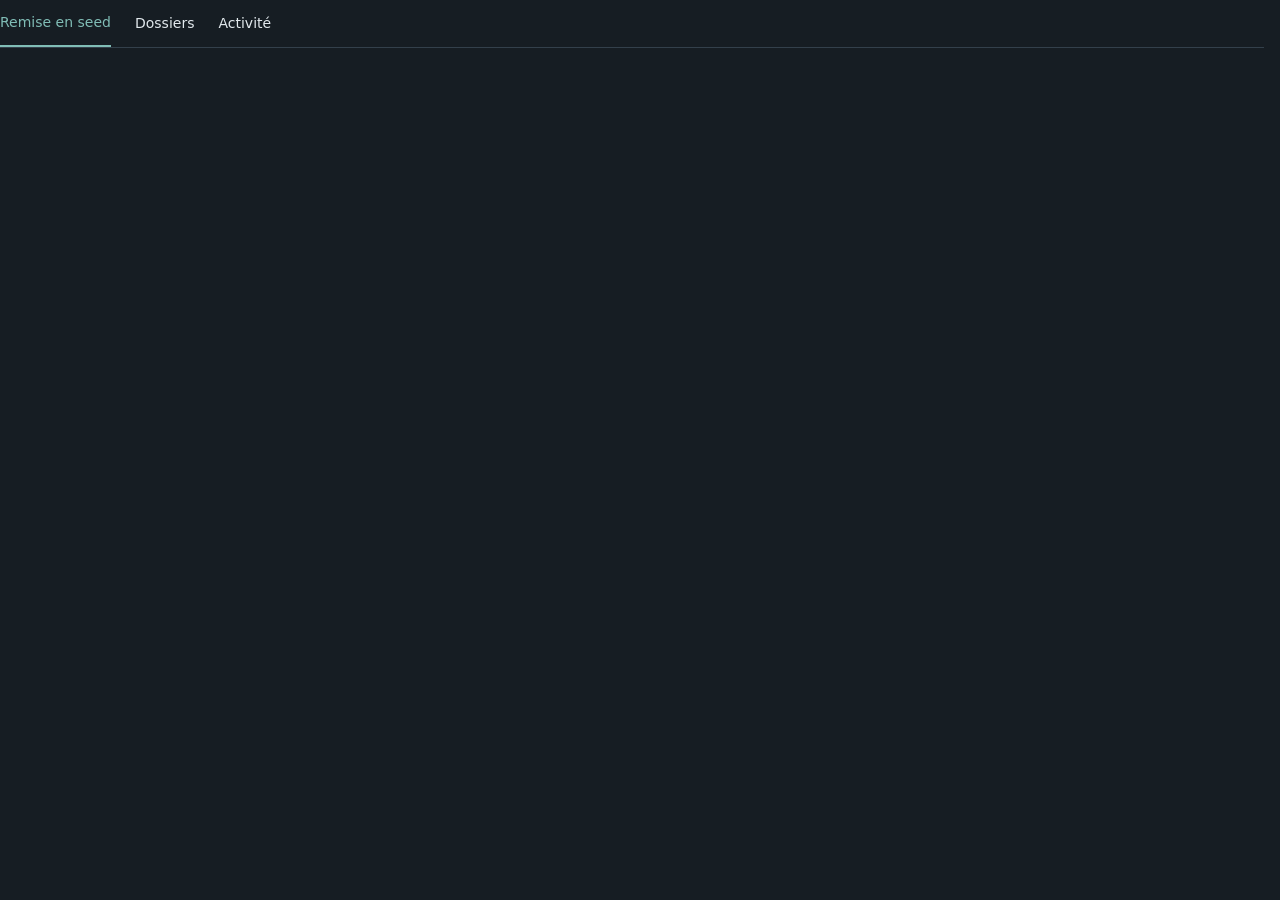
<file: src/torrentlinker/web/static/reseed/view.html>
<!doctype html>
<html lang="fr">
  <meta charset="utf-8" /><meta
    name="viewport"
    content="width=device-width,initial-scale=1"
  /><title>Bibliothèque</title
  ><link rel="stylesheet" href="view.css" />
  <body>
    <nav class="tabs">
      <button class="on" data-tab="reseed">Remise en seed</button
      ><button data-tab="folders">Dossiers</button
      ><button data-tab="activity">Activité</button>
    </nav>
    <p id="error" class="error" role="alert"></p>
    <div id="content"></div>
    <dialog id="dialog">
      <p id="dialog-error" class="error" role="alert"></p>
      <div id="dialog-body"></div>
      <button data-command="close">Fermer</button>
    </dialog>
    <script src="transport.js"></script>
    <script src="view.js"></script>
  </body>
</html>
</file>
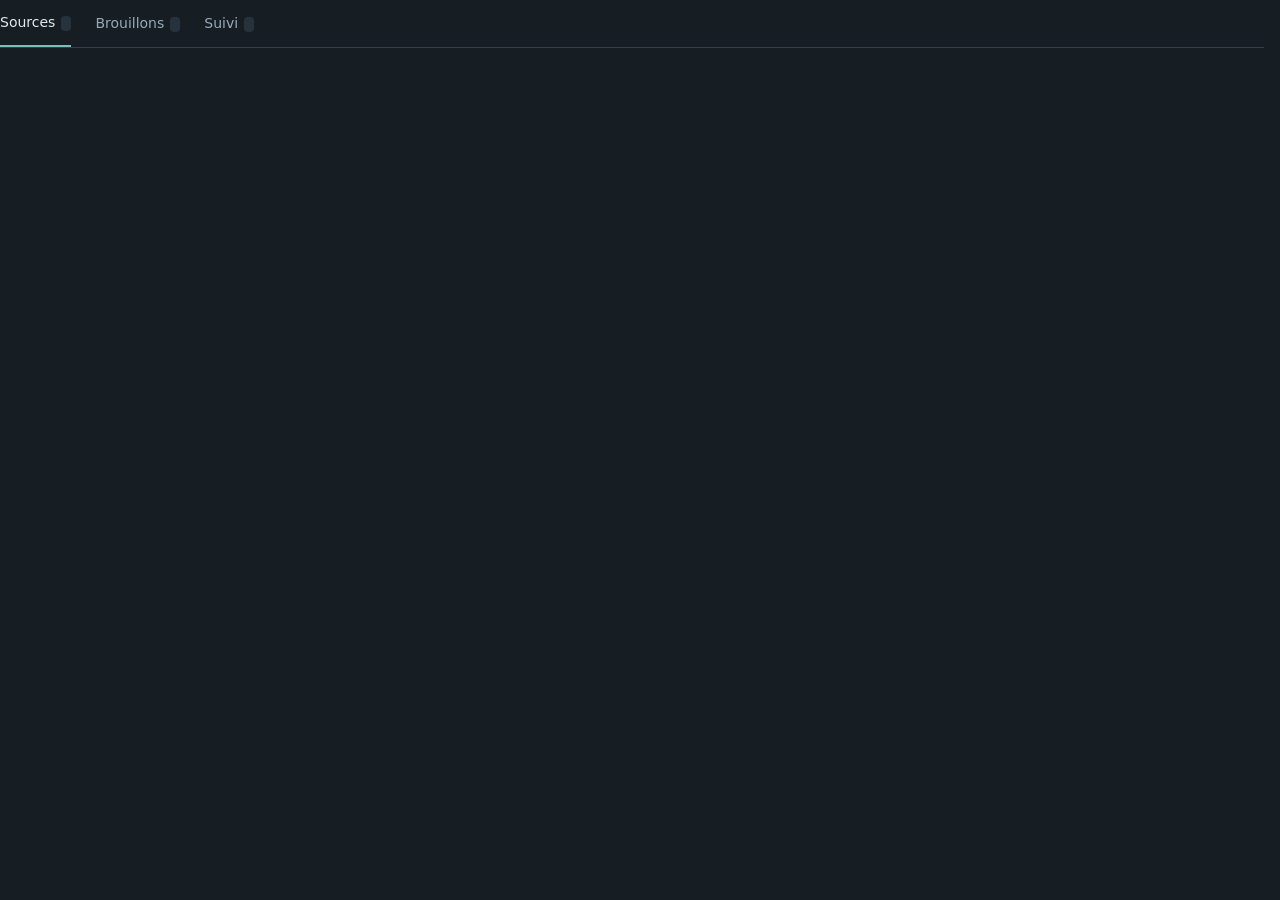
<file: src/torrentlinker/web/static/upload/view.html>
<!doctype html>
<html lang="fr">
  <head>
    <meta charset="utf-8" />
    <meta name="viewport" content="width=device-width,initial-scale=1" />
    <link rel="stylesheet" href="view.css" />
    <script src="transport.js" defer></script>
    <script src="view.js" defer></script>
  </head>
  <body>
    <main>
      <nav class="tabs" aria-label="Espaces Upload">
        <button class="on" data-tab="sources">
          Sources <span class="count" id="sources-count"></span></button
        ><button data-tab="drafts">
          Brouillons <span class="count" id="drafts-count"></span></button
        ><button data-tab="tracking">
          Suivi <span class="count" id="tracking-count"></span>
        </button>
      </nav>
      <div id="content"></div>
    </main>
    <p class="error" id="error" role="alert"></p>
    <dialog id="dialog"><div id="dialog-content"></div></dialog>
    <div id="toast" class="toast" role="status" hidden></div>
  </body>
</html>
</file>
<file: src/torrentlinker/web/static/reseed/view.css>
:root {
  color-scheme: dark;
  --bg: #161d23;
  --panel: #202932;
  --line: #33404b;
  --text: #e2e9ed;
  --muted: #98aab7;
  --accent: #80bdb6;
  --tint: #263e43;
  font: 14px/1.5 system-ui;
}
* {
  box-sizing: border-box;
}
body {
  margin: 0;
  background: var(--bg);
  color: var(--text);
}
button,
input,
select {
  font: inherit;
  color: inherit;
  border: 1px solid var(--line);
  background: var(--panel);
  border-radius: 8px;
  padding: 9px 13px;
}
button {
  cursor: pointer;
}
button:hover,
button.on {
  background: var(--tint);
  border-color: var(--accent);
}
button:disabled {
  opacity: 0.4;
  cursor: default;
}
.primary {
  background: var(--accent);
  color: #14272a;
  font-weight: 650;
}
small,
.muted {
  color: var(--muted);
}
h1,
h2,
h3,
p {
  margin: 0;
}
h1 {
  font-size: 28px;
}
h2 {
  font-size: 23px;
}
h3 {
  font-size: 16px;
}
.shell {
  display: grid;
  grid-template-columns: 180px 1fr;
  min-height: 100vh;
}
.sidebar {
  background: #1d2832;
  border-right: 1px solid var(--line);
  padding: 28px 18px;
}
.brand {
  font-size: 17px;
  color: var(--accent);
  font-weight: 700;
  margin-bottom: 32px;
}
.nav {
  padding: 12px;
  border-radius: 8px;
  margin: 8px 0;
  color: var(--muted);
}
.nav.active {
  background: #24454d;
  color: var(--text);
}
main {
  padding: 28px 32px 100px;
  min-width: 0;
}
.row {
  display: flex;
  align-items: center;
  gap: 12px;
}
.between {
  justify-content: space-between;
}
.tabs {
  display: flex;
  gap: 24px;
  border-bottom: 1px solid var(--line);
  margin: 22px 0;
}
.tabs button {
  background: none;
  border: 0;
  border-radius: 0;
  padding: 12px 0;
}
.tabs .on {
  border-bottom: 2px solid var(--accent);
  color: var(--accent);
}
.intro {
  margin: 28px 0 20px;
}
.stages {
  display: grid;
  grid-template-columns: repeat(7, 1fr);
  gap: 8px;
  margin: 22px 0;
}
.stage {
  text-align: left;
  display: block;
  padding: 12px;
  min-width: 0;
}
.stage b {
  display: block;
  font-size: 23px;
  margin-bottom: 4px;
}
.stage small {
  font-size: 11px;
}
.workspace {
  display: grid;
  grid-template-columns: minmax(0, 1fr) 350px;
  gap: 18px;
  align-items: start;
}
.panel {
  background: var(--panel);
  border: 1px solid var(--line);
  border-radius: 13px;
  overflow: hidden;
}
.tools {
  padding: 16px;
  border-bottom: 1px solid var(--line);
  display: flex;
  gap: 10px;
  flex-wrap: wrap;
}
.tools input {
  flex: 1;
  min-width: 160px;
  background: var(--bg);
}
.torrent {
  display: grid;
  grid-template-columns: 22px 43px minmax(150px, 1fr) 155px;
  gap: 12px;
  align-items: center;
  padding: 16px;
  border-bottom: 1px solid var(--line);
  cursor: pointer;
  transition: background 0.4s;
}
.torrent:hover {
  background: #26343d;
}
.torrent.selected {
  background: var(--tint);
  box-shadow: inset 3px 0 var(--accent);
}
.cover {
  height: 53px;
  border-radius: 4px;
  background: linear-gradient(140deg, #577d85, #25343b);
  display: grid;
  place-items: center;
  color: #cfdfdf;
  font-size: 12px;
  font-weight: bold;
}
.title {
  font-weight: 600;
}
.badge {
  font-size: 11px;
  color: #b9d5cf;
  background: #2b4643;
  padding: 3px 7px;
  border-radius: 4px;
}
.warn {
  color: #e4c889;
  background: #493f2c;
}
.blue {
  background: #293f53;
  color: #b4cde7;
}
.progress {
  height: 3px;
  background: #394750;
  margin-top: 9px;
  border-radius: 5px;
  overflow: hidden;
}
.progress i {
  display: block;
  height: 100%;
  background: var(--accent);
  transition: width 0.9s linear;
}
.foot {
  padding: 12px 16px;
  font-size: 11px;
  color: var(--muted);
}
.inspector {
  padding: 20px;
}
.eyebrow {
  font-size: 10px;
  letter-spacing: 1.5px;
  color: var(--muted);
  font-weight: 700;
}
.detail-head {
  margin: 20px 0;
}
.section {
  border-top: 1px solid var(--line);
  padding-top: 18px;
  margin-top: 20px;
}
.steps {
  padding: 0;
  list-style: none;
}
.steps li {
  padding: 8px 0;
  color: var(--muted);
}
.steps li.current {
  color: var(--accent);
  font-weight: 600;
}
.callout {
  background: var(--bg);
  border-radius: 9px;
  padding: 14px;
  margin: 18px 0;
}
.callout button {
  margin-top: 12px;
  width: 100%;
}
.events {
  font-size: 12px;
  border-left: 1px solid #4f7775;
  padding-left: 13px;
  margin-top: 14px;
}
.events p {
  margin: 10px 0;
}
.running {
  display: flex;
  gap: 16px;
  align-items: center;
  padding: 13px 18px;
  border: 1px solid var(--line);
  border-radius: 10px;
  margin-bottom: 18px;
  background: #1b272e;
}
.dot {
  width: 7px;
  height: 7px;
  background: var(--accent);
  border-radius: 100%;
  display: inline-block;
  animation: pulse 1.5s infinite;
  margin-right: 6px;
}
@keyframes pulse {
  50% {
    opacity: 0.25;
  }
}
.preview {
  position: fixed;
  bottom: 14px;
  left: 50%;
  transform: translateX(-50%);
  background: #10171e;
  border: 1px solid #567575;
  border-radius: 12px;
  padding: 9px 14px;
  display: flex;
  gap: 12px;
  align-items: center;
  box-shadow: 0 6px 25px #0008;
  font-size: 12px;
  z-index: 10;
  white-space: nowrap;
}
.preview button {
  padding: 5px 10px;
}
.empty {
  padding: 40px;
  color: var(--muted);
  text-align: center;
}
.hidden {
  display: none !important;
}
dialog {
  background: var(--panel);
  color: var(--text);
  border: 1px solid var(--line);
  border-radius: 13px;
  width: 450px;
  padding: 25px;
}
dialog::backdrop {
  background: #0008;
}
dialog p {
  margin: 15px 0;
}
body[data-mode="desktop"] .sidebar {
  width: 180px;
}
body[data-mode="web"] .brand:after {
  content: " WEB";
  font-size: 9px;
  letter-spacing: 2px;
}
.close {
  display: none;
}
@media (min-width: 1600px) {
  .workspace {
    grid-template-columns: minmax(0, 1fr) 410px;
  }
}
@media (max-width: 1100px) {
  .shell {
    grid-template-columns: 145px 1fr;
  }
  main {
    padding: 20px;
  }
  .workspace {
    grid-template-columns: 1fr;
  }
  .inspector {
    display: none;
  }
  .inspector.open {
    display: block;
    position: fixed;
    right: 0;
    top: 0;
    bottom: 65px;
    width: 360px;
    overflow: auto;
    z-index: 5;
    box-shadow: -25px 0 70px #0009;
  }
  .close {
    display: block;
  }
  .stages {
    grid-template-columns: repeat(4, 1fr);
  }
  .preview {
    max-width: 98%;
    white-space: normal;
  }
}
@media (max-width: 650px) {
  .sidebar {
    display: none;
  }
  .shell {
    display: block;
  }
  .torrent {
    grid-template-columns: 20px 1fr 120px;
  }
  .cover {
    display: none;
  }
  .stages {
    grid-template-columns: repeat(3, 1fr);
  }
  .intro,
  .running {
    align-items: flex-start;
    flex-wrap: wrap;
  }
  .preview span {
    display: none;
  }
  .inspector.open {
    width: min(100%, 380px);
  }
}
@media (prefers-reduced-motion: reduce) {
  * {
    animation: none !important;
    transition: none !important;
  }
}
.guided {
  display: flex;
  gap: 12px;
  align-items: stretch;
  margin: 20px 0;
}
.guided button {
  flex: 1;
  text-align: left;
  justify-content: flex-start;
  padding: 14px 18px;
}
.guided strong {
  font-size: 20px;
  color: var(--accent);
  margin-right: 12px;
}
.guided small {
  display: block;
}
.guided .hint {
  align-self: center;
  max-width: 280px;
  font-size: 12px;
  color: var(--muted);
}
dialog label {
  display: block;
  padding: 10px 0;
}
dialog .row {
  margin-top: 18px;
}
@media (max-width: 650px) {
  .guided {
    flex-wrap: wrap;
  }
  .guided .hint {
    max-width: none;
  }
}
body {
  padding: 0 16px 20px 0;
}
.tabs {
  margin-top: 0;
}
dialog {
  max-height: 90vh;
  overflow: auto;
}
.error {
  color: #ebaaaa;
}
button:focus-visible {
  outline: 2px solid var(--accent);
}
.candidate {
  padding: 12px 0;
  border-top: 1px solid var(--line);
}
pre {
  white-space: pre-wrap;
  overflow-wrap: anywhere;
  font: 12px/1.5 system-ui;
}
.inspector {
  position: sticky;
  top: 0;
}
.torrent {
  min-height: 86px;
}
.folder-list {
  padding: 20px;
}
.notice {
  padding: 10px;
  color: var(--muted);
}

:root[data-theme="light"] {
  --bg: #f4f7f8;
  --panel: #fff;
  --text: #182d35;
  --muted: #526a75;
  --line: #ccd9df;
  --accent: #087c77;
  --tint: #e1f3f0;
}
html,
body {
  min-width: 0;
}
button,
input,
select {
  max-width: 100%;
}
button {
  white-space: normal;
}
dialog {
  max-width: calc(100vw - 30px);
}
.title {
  overflow-wrap: anywhere;
}
.torrent {
  grid-template-columns: 22px 43px minmax(0, 1fr) 155px;
}
.inspector {
  min-width: 0;
}
input[type="checkbox"] {
  width: auto;
}
.tabs {
  overflow-x: auto;
}
.running {
  flex-wrap: wrap;
}
.pulse {
  animation: updated 0.8s ease-out;
}
@keyframes updated {
  from {
    background: #426b65;
  }
  to {
    background: transparent;
  }
}
@media (max-width: 650px) {
  .torrent {
    grid-template-columns: 20px minmax(0, 1fr) 100px;
    padding: 12px;
    gap: 8px;
  }
  .tools input {
    min-width: 0;
    width: 100%;
  }
  .guided button {
    min-width: 180px;
  }
  .inspector.open {
    bottom: 0;
  }
  .running > div {
    min-width: 0;
  }
  .guided .hint {
    display: none;
  }
}

:root[data-theme="light"] {
  color-scheme: light;
}
:root[data-theme="light"] .running {
  background: #eaf1f3;
}
:root[data-theme="light"] .primary {
  color: #fff;
}
:root[data-theme="light"] .torrent:hover {
  background: #eaf1f3;
}
.detail-head small {
  overflow-wrap: anywhere;
}
.torrent small {
  overflow-wrap: anywhere;
}
.inspector {
  max-height: calc(100vh - 20px);
  overflow: auto;
}
</file>
<file: src/torrentlinker/web/static/upload/view.css>
:root {
  color-scheme: dark;
  --bg: #161d23;
  --panel: #202932;
  --raised: #26323c;
  --line: #33404b;
  --text: #e2e9ed;
  --muted: #98aab7;
  --accent: #80bdb6;
  --tint: #263e43;
  --amber: #dfbe79;
  --blue: #8baed1;
  font:
    14px/1.5 system-ui,
    sans-serif;
}
* {
  box-sizing: border-box;
}
body {
  margin: 0;
  background: var(--bg);
  color: var(--text);
}
button,
input,
select,
textarea {
  font: inherit;
  color: inherit;
  background: var(--panel);
  border: 1px solid var(--line);
  border-radius: 8px;
  padding: 10px 13px;
}
button {
  cursor: pointer;
}
button:hover {
  background: var(--tint);
  border-color: var(--accent);
}
button:focus-visible,
input:focus-visible,
textarea:focus-visible,
select:focus-visible {
  outline: 2px solid var(--accent);
  outline-offset: 2px;
}
button:disabled {
  opacity: 0.4;
  cursor: default;
}
.primary {
  background: var(--accent);
  color: #14272a;
  font-weight: 650;
  border-color: var(--accent);
}
h1,
h2,
h3,
p {
  margin: 0;
}
h1 {
  font-size: 27px;
}
h2 {
  font-size: 23px;
}
h3 {
  font-size: 16px;
}
small,
.muted {
  color: var(--muted);
}
small {
  font-size: 12px;
}
.row {
  display: flex;
  align-items: center;
  gap: 10px;
  flex-wrap: wrap;
}
.between {
  justify-content: space-between;
}
.shell {
  display: grid;
  grid-template-columns: 190px minmax(0, 1fr);
  min-height: 100vh;
}
.sidebar {
  background: var(--panel);
  border-right: 1px solid var(--line);
  padding: 25px 16px;
  position: sticky;
  top: 0;
  height: 100vh;
  display: flex;
  flex-direction: column;
  gap: 5px;
}
.brand {
  font-size: 17px;
  font-weight: 700;
  color: var(--accent);
  margin-bottom: 28px;
  display: flex;
  align-items: center;
  gap: 10px;
}
.logo {
  display: grid;
  place-items: center;
  width: 28px;
  height: 30px;
  background: var(--tint);
  border-radius: 7px;
}
.sidebar button {
  display: flex;
  gap: 12px;
  text-align: left;
  border-color: transparent;
  padding: 12px;
  background: transparent;
}
.sidebar button.on {
  background: var(--tint);
  color: var(--accent);
  border-color: var(--line);
}
.sidebar .icon {
  width: 19px;
  color: var(--muted);
}
.sidebar .bottom {
  margin-top: auto;
}
.sidebar small {
  padding: 12px 10px;
}
main {
  padding: 28px 32px 95px;
  min-width: 0;
  max-width: 1900px;
}
.top {
  margin-bottom: 28px;
}
.top small {
  display: block;
  margin-top: 4px;
}
.client {
  display: flex;
  gap: 10px;
  align-items: center;
}
.client label {
  font-size: 12px;
  color: var(--muted);
}
.tabs {
  display: flex;
  gap: 24px;
  border-bottom: 1px solid var(--line);
  margin-bottom: 26px;
}
.tabs button {
  border: 0;
  background: none;
  border-radius: 0;
  padding: 12px 0;
  color: var(--muted);
}
.tabs button.on {
  border-bottom: 2px solid var(--accent);
  color: var(--text);
}
.count {
  font-size: 10px;
  background: var(--raised);
  border-radius: 4px;
  padding: 2px 5px;
  margin-left: 6px;
}
.intro {
  margin-bottom: 22px;
}
.intro p {
  margin-top: 5px;
}
.actions {
  display: flex;
  gap: 8px;
  flex-wrap: wrap;
}
.steps {
  display: grid;
  grid-template-columns: repeat(6, minmax(0, 1fr));
  gap: 8px;
  margin: 24px 0 20px;
}
.step {
  min-width: 0;
  overflow-wrap: anywhere;
  text-align: left;
  padding: 13px 12px;
  position: relative;
  min-height: 87px;
}
.step .num {
  font-size: 12px;
  color: var(--muted);
  margin-right: 8px;
}
.step b {
  display: block;
  margin-bottom: 6px;
}
.step small {
  display: block;
  font-size: 11px;
}
.step.on {
  border-color: var(--accent);
  background: var(--tint);
}
.step.done .num {
  color: var(--accent);
}
.running {
  display: flex;
  justify-content: space-between;
  gap: 12px;
  flex-wrap: wrap;
  padding: 12px 16px;
  background: var(--panel);
  border: 1px solid var(--line);
  border-radius: 9px;
  margin-bottom: 18px;
  font-size: 12px;
  color: var(--muted);
}
.dot {
  display: inline-block;
  width: 6px;
  height: 6px;
  border-radius: 50%;
  background: var(--accent);
  margin-right: 7px;
}
.pulse {
  animation: pulse 1.4s infinite;
}
@keyframes pulse {
  50% {
    opacity: 0.25;
  }
}
.workspace {
  display: grid;
  grid-template-columns: minmax(0, 1fr) 390px;
  gap: 18px;
  align-items: start;
}
.panel {
  background: var(--panel);
  border: 1px solid var(--line);
  border-radius: 12px;
  overflow: hidden;
}
.tools {
  padding: 16px;
  border-bottom: 1px solid var(--line);
}
.search {
  width: 100%;
  background: var(--bg);
  margin-bottom: 12px;
}
.chips {
  display: flex;
  gap: 6px;
  flex-wrap: wrap;
}
.chip {
  padding: 5px 9px;
  font-size: 11px;
  background: transparent;
}
.chip.on {
  background: var(--tint);
  border-color: var(--accent);
  color: var(--accent);
}
.listhead {
  display: flex;
  justify-content: space-between;
  padding: 12px 18px;
  text-transform: uppercase;
  font-size: 10px;
  letter-spacing: 0.8px;
  color: var(--muted);
  border-bottom: 1px solid var(--line);
}
.item {
  display: grid;
  grid-template-columns: 34px minmax(0, 1fr) 125px;
  gap: 13px;
  align-items: center;
  padding: 17px 18px;
  border-bottom: 1px solid var(--line);
  cursor: pointer;
  min-height: 91px;
}
.item:hover {
  background: var(--raised);
}
.item.selected {
  background: var(--tint);
  box-shadow: inset 3px 0 var(--accent);
}
.item strong {
  font-size: 13px;
  display: block;
  overflow-wrap: anywhere;
}
.item small {
  display: block;
  margin-top: 3px;
  font-size: 11px;
}
.cover {
  height: 44px;
  background: var(--raised);
  color: var(--accent);
  border: 1px solid var(--line);
  border-radius: 5px;
  display: grid;
  place-items: center;
  font-size: 11px;
  font-weight: 700;
}
.badge {
  display: inline-block;
  padding: 4px 7px;
  border-radius: 5px;
  background: var(--raised);
  color: var(--muted);
  font-size: 11px;
}
.badge.ok {
  background: #28443c;
  color: #a5d8c3;
}
.badge.warn {
  background: #493f2c;
  color: var(--amber);
}
.badge.blue {
  background: #293f53;
  color: var(--blue);
}
.foot {
  padding: 12px 18px;
  color: var(--muted);
  font-size: 11px;
}
.inspector {
  padding: 20px;
  position: sticky;
  top: 20px;
}
.eyebrow {
  font-size: 10px;
  letter-spacing: 1.5px;
  color: var(--muted);
  font-weight: 650;
}
.detailtitle {
  margin: 16px 0;
}
.detailtitle h2 {
  font-size: 20px;
  overflow-wrap: anywhere;
  margin: 7px 0;
}
.section {
  border-top: 1px solid var(--line);
  padding-top: 17px;
  margin-top: 20px;
}
.callout {
  background: var(--bg);
  border-radius: 9px;
  padding: 14px;
  margin: 18px 0;
  font-size: 13px;
}
.callout p {
  margin: 6px 0;
}
.callout button {
  width: 100%;
  margin-top: 10px;
}
.progress {
  height: 3px;
  border-radius: 4px;
  background: var(--line);
  margin-top: 8px;
  overflow: hidden;
}
.progress i {
  height: 100%;
  display: block;
  background: var(--accent);
  transition: width 0.7s;
}
.timeline {
  border-left: 1px solid var(--line);
  padding-left: 13px;
  margin: 14px 0;
}
.timeline p {
  font-size: 12px;
  margin: 12px 0;
}
.timeline small {
  display: block;
}
.editor {
  padding: 23px;
}
.editor h2 {
  margin-bottom: 7px;
}
.editor label {
  display: block;
  margin: 17px 0 6px;
  font-size: 12px;
  color: var(--muted);
}
.editor input:not([type="checkbox"]),
.editor textarea,
.editor select {
  width: 100%;
  background: var(--bg);
}
.editor textarea {
  min-height: 140px;
  resize: vertical;
}
.columns {
  display: grid;
  grid-template-columns: 1fr 1fr;
  gap: 16px;
}
.editor .bottomactions {
  border-top: 1px solid var(--line);
  margin-top: 24px;
  padding-top: 18px;
  display: flex;
  justify-content: space-between;
  gap: 10px;
}
.file {
  padding: 12px 0;
  display: flex;
  gap: 10px;
  justify-content: space-between;
  border-bottom: 1px solid var(--line);
}
.check {
  color: var(--accent);
}
.track {
  padding: 18px;
  border-bottom: 1px solid var(--line);
  display: grid;
  grid-template-columns: minmax(0, 1fr) 150px auto;
  gap: 15px;
  align-items: center;
}
.empty {
  padding: 35px;
  color: var(--muted);
  text-align: center;
}
.summary {
  display: flex;
  gap: 8px;
}
.metric {
  padding: 10px 15px;
  border: 1px solid var(--line);
  border-radius: 9px;
  min-width: 115px;
}
.metric b {
  display: block;
  font-size: 19px;
}
.metric small {
  font-size: 10px;
}
.switcher {
  position: fixed;
  bottom: 14px;
  left: 50%;
  transform: translateX(-50%);
  display: flex;
  align-items: center;
  gap: 9px;
  background: var(--panel);
  border: 1px solid var(--line);
  padding: 9px 12px;
  border-radius: 12px;
  box-shadow: 0 8px 35px #0007;
  font-size: 12px;
  z-index: 20;
}
.switcher button {
  padding: 6px 11px;
}
.switcher .on {
  background: var(--tint);
  border-color: var(--accent);
}
dialog {
  background: var(--panel);
  color: var(--text);
  border: 1px solid var(--line);
  border-radius: 13px;
  padding: 24px;
  width: min(560px, 94vw);
  max-height: 88vh;
  overflow: auto;
}
dialog::backdrop {
  background: #0009;
}
dialog h2 {
  margin-bottom: 8px;
}
dialog p {
  margin: 12px 0;
}
dialog label {
  display: block;
  margin: 14px 0 5px;
}
dialog input,
dialog select {
  width: 100%;
}
.choice {
  display: block;
  width: 100%;
  text-align: left;
  margin: 8px 0;
}
.dialogactions {
  display: flex;
  justify-content: flex-end;
  gap: 8px;
  margin-top: 22px;
}
.toast {
  position: fixed;
  bottom: 80px;
  right: 25px;
  background: var(--tint);
  border: 1px solid var(--accent);
  border-radius: 8px;
  padding: 12px 18px;
  max-width: 380px;
  z-index: 25;
}
.palette {
  display: grid;
  grid-template-columns: 1fr 1fr;
  gap: 10px;
}
.swatch {
  display: flex;
  align-items: center;
  gap: 10px;
  padding: 10px;
  background: var(--bg);
  border-radius: 8px;
}
.swatch i {
  width: 27px;
  height: 27px;
  border: 1px solid var(--line);
  border-radius: 5px;
}
.mobileclose {
  display: none;
}
.notice {
  font-size: 12px;
  color: var(--muted);
  margin: 12px 0;
}
.sr {
  position: absolute;
  width: 1px;
  height: 1px;
  overflow: hidden;
  clip-path: inset(50%);
}
@media (max-width: 1200px) {
  .shell {
    grid-template-columns: 165px minmax(0, 1fr);
  }
  main {
    padding: 22px 22px 100px;
  }
  .workspace {
    grid-template-columns: minmax(0, 1fr) 340px;
  }
  .steps {
    gap: 5px;
  }
  .step {
    padding: 10px 9px;
  }
  .summary {
    display: none;
  }
}
@media (max-width: 1000px) {
  .workspace {
    grid-template-columns: 1fr;
  }
  .inspector {
    display: none;
  }
  .inspector.open {
    display: block;
    position: fixed;
    top: 0;
    right: 0;
    bottom: 75px;
    width: min(390px, 100vw);
    z-index: 15;
    overflow: auto;
    border-radius: 0;
    box-shadow: -20px 0 70px #0009;
  }
  .mobileclose {
    display: block;
  }
  .steps {
    grid-template-columns: repeat(3, minmax(0, 1fr));
  }
}
@media (max-width: 650px) {
  .sidebar {
    display: none;
  }
  .shell {
    display: block;
  }
  main {
    padding: 18px 14px 120px;
  }
  .top .client {
    display: none;
  }
  .intro {
    align-items: flex-start;
  }
  .intro h2 {
    font-size: 21px;
  }
  .item {
    grid-template-columns: 28px minmax(0, 1fr) 100px;
    padding: 13px 12px;
    gap: 9px;
  }
  .switcher {
    width: calc(100% - 16px);
    flex-wrap: wrap;
    justify-content: center;
    bottom: 8px;
  }
  .switcher > span {
    display: none;
  }
  .columns {
    grid-template-columns: 1fr;
  }
  .track {
    grid-template-columns: 1fr;
  }
  .step small {
    font-size: 10px;
  }
  .tabs {
    gap: 20px;
  }
}
@media (prefers-reduced-motion: reduce) {
  * {
    animation: none !important;
    transition: none !important;
  }
}

main {
  margin: 0;
  padding: 0 0 24px;
  max-width: none;
}
body {
  padding: 0 16px 20px 0;
}
.switcher {
  display: none;
}
header.top {
  display: none;
}
.shell {
  display: block;
}
aside.sidebar {
  display: none;
}
.error {
  color: #f1a49b;
  white-space: pre-wrap;
}
.options {
  display: grid;
  grid-template-columns: repeat(2, minmax(0, 1fr));
  gap: 12px;
}
pre {
  white-space: pre-wrap;
  overflow-wrap: anywhere;
}
textarea {
  min-height: 200px;
}
[hidden] {
  display: none !important;
}

:root[data-theme="light"] {
  color-scheme: light;
  --bg: #f3f6fa;
  --panel: #fff;
  --raised: #f7f9fc;
  --line: #d5dfe9;
  --text: #203047;
  --muted: #5c6c80;
  --accent: #087f76;
  --tint: #d8eeeb;
  --amber: #8a5800;
  --blue: #2f6fd0;
}
:root[data-theme="light"] .primary {
  color: white;
}
</file>
